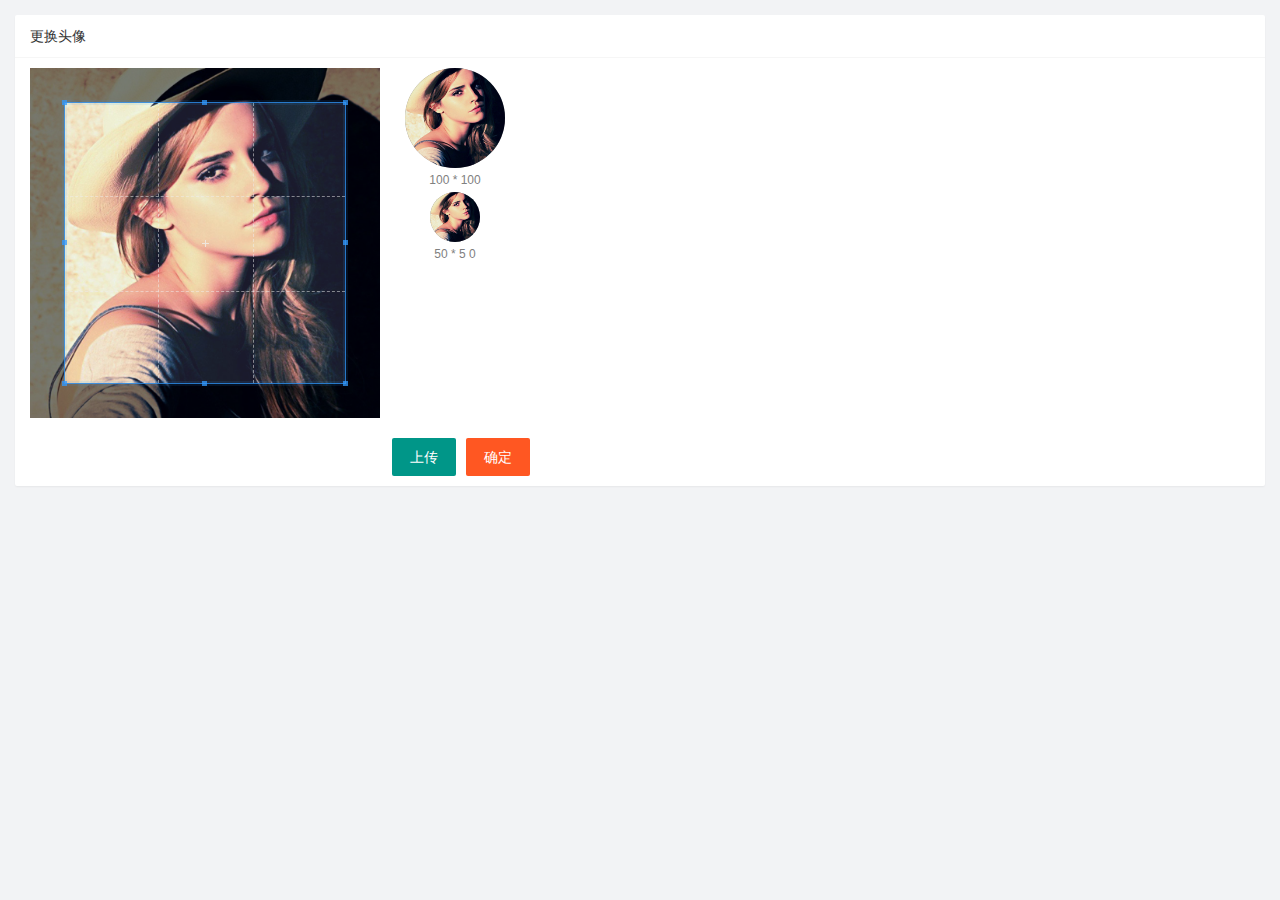
<file: code/user/user_avatar.html>
<!DOCTYPE html>
<html lang="en">
<head>
    <meta charset="UTF-8">
    <meta http-equiv="X-UA-Compatible" content="IE=edge">
    <meta name="viewport" content="width=device-width, initial-scale=1.0">
    <title>Document</title>
    <link rel="stylesheet" href="../assets/lib/layui/css/layui.css">
    <link rel="stylesheet" href="../assets/lib/cropper/cropper.css">
    <link rel="stylesheet" href="../assets/css/user/user_avatar.css">
</head>
<body>
    <!--卡片区域  -->
    <div class="layui-card">
        <div class="layui-card-header">更换头像</div>
        <div class="layui-card-body">
            <!-- 第一行的图片裁剪和预览区域 -->
            <div class="row1">
                <!-- 图片裁剪区域 -->
                <div class="cropper-box">
                    <!-- 这个img标签很重要，将来会把他初始化为裁剪区域 -->
                    <img id="image" src="../assets/images/sample.jpg"/>
                </div>

                <!-- 图片的预览区域 -->
                <div class="preview-box">
                    <div>
                        <!-- 宽高为100px的预览区域 -->
                        <div class="img-preview w100"></div>
                        <p class="size">100 * 100</p>
                    </div>

                    <div>
                        <!-- 宽高为50px的预览区域 -->
                        <div class="img-preview w50"></div>
                        <p class="size">50 * 5 0</p>
                    </div>
                </div>
            </div>
            
            <!-- 第二行的按钮区域 -->
            <div class="row2">
                <!-- 通过accept属性，可以指定，允许用户选择什么类型的文件 -->
                <input type="file" id="file" accept="image/png, image/jpeg, image/jpg"/>
                <button type="button" class="layui-btn" id="btnChooseImage">上传</button>
                <button type="button" class="layui-btn layui-btn-danger" id="btnUpload">确定</button>
            </div>
        </div>
    </div>
    <script src="../assets/lib/layui/layui.all.js"></script>
    <script src="../assets/lib/jquery.js"></script>
    <script src="../assets/lib/cropper/Cropper.js"></script>
    <script src="../assets/lib/cropper/jquery-cropper.js"></script>
    <script src="../assets/js/baseAPI.js"></script>
    <script src="../assets/js/user/user_avatar.js"></script>
</body>
</html>
</file>
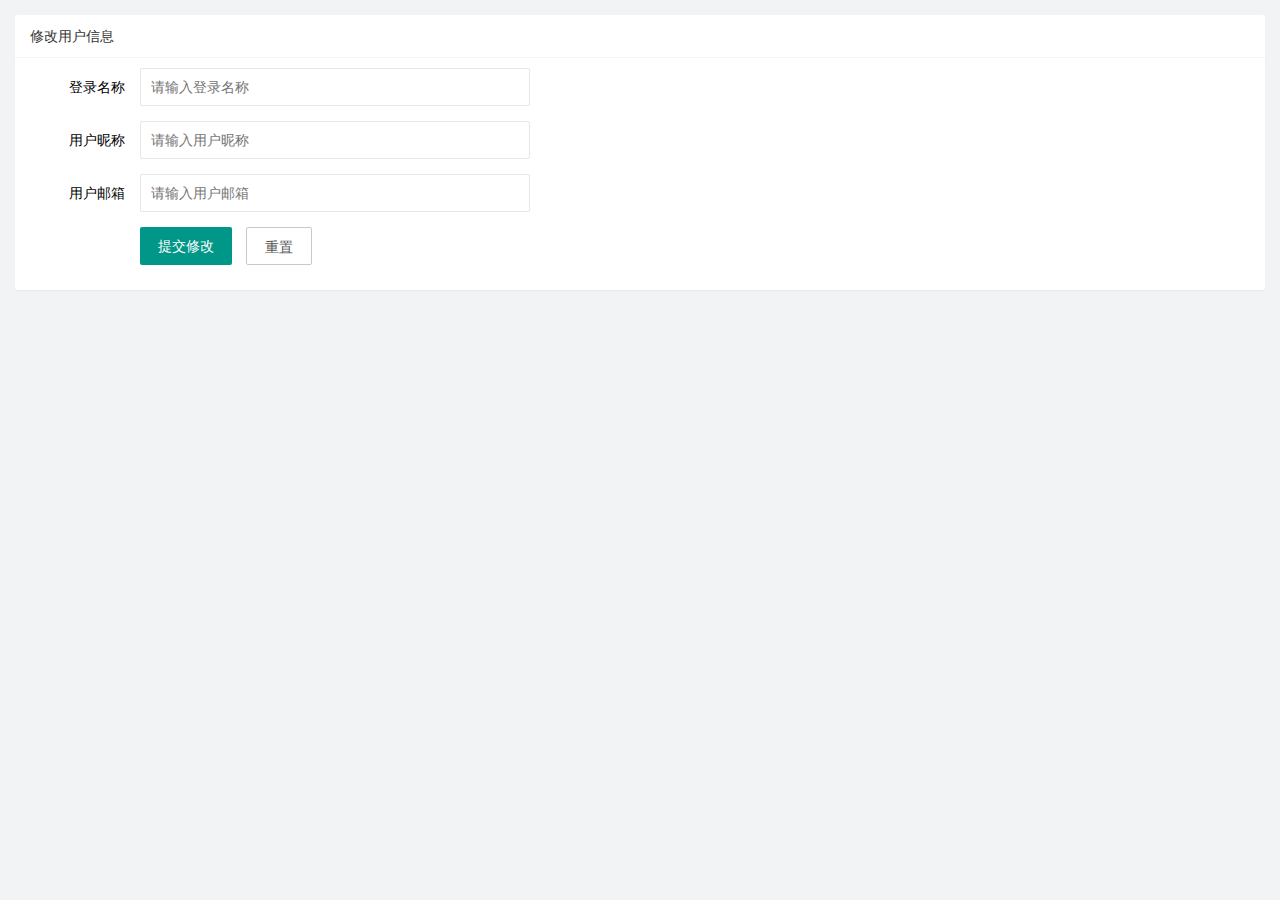
<file: code/user/user_info.html>
<!DOCTYPE html>
<html lang="en">
<head>
    <meta charset="UTF-8">
    <meta http-equiv="X-UA-Compatible" content="IE=edge">
    <meta name="viewport" content="width=device-width, initial-scale=1.0">
    <title>Document</title>
    <!-- 导入layui的样式 -->
    <link rel="stylesheet" href="../assets/lib/layui/css/layui.css"/>
    <!-- 导入自己的样式 -->
    <link rel="stylesheet" href="../assets/css/user/user_info.css"/>
</head>
<body>
    <!-- 卡片区域 -->
    <div class="layui-card">
        <div class="layui-card-header">修改用户信息</div>
        <div class="layui-card-body">
            <!-- form表单区域 -->
            <form  class="layui-form"  lay-filter="formUserInfo">
                <!-- 这是一个隐藏域 -->
                <input type="hidden" name="id" value=""/>
                <div class="layui-form-item">
                    <label class="layui-form-label">登录名称</label>
                    <div class="layui-input-block">
                        <input type="text" name="username" required lay-verify="required" placeholder="请输入登录名称" autocomplete="off" class="layui-input"  readonly/>
                    </div>
                </div>

                <div class="layui-form-item">
                    <label class="layui-form-label">用户昵称</label>
                    <div class="layui-input-block">
                        <input type="text" name="nickname" required lay-verify="required|nickname" placeholder="请输入用户昵称" autocomplete="off" class="layui-input"/>
                    </div>
                </div>

                <div class="layui-form-item">
                    <label class="layui-form-label">用户邮箱</label>
                    <div class="layui-input-block">
                        <input type="text" name="email" required lay-verify="required|email" placeholder="请输入用户邮箱" autocomplete="off" class="layui-input"/>
                    </div>
                </div>

                <div class="layui-form-item">
                    <div class="layui-input-block">
                        <button class="layui-btn" lay-submit lay-filter="formDemo">提交修改</button>
                        <button type="reset" class="layui-btn layui-btn-primary" id="btnReset">重置</button>
                    </div>
                </div>
            </form>
        </div>
    </div>
    <!-- 导入 layui 的 js -->
    <script src="../assets/lib/layui/layui.all.js"></script>
    <!-- 导入jQuery -->
    <script src="../assets/lib/jquery.js"></script>
    <!-- 导入 baseAPI -->
    <script src="../assets/js/baseAPI.js"></script>
    <!-- 导入自己的js -->
    <script src="..//assets/js/user/user_info.js"></script>
</body>
</html>
</file>
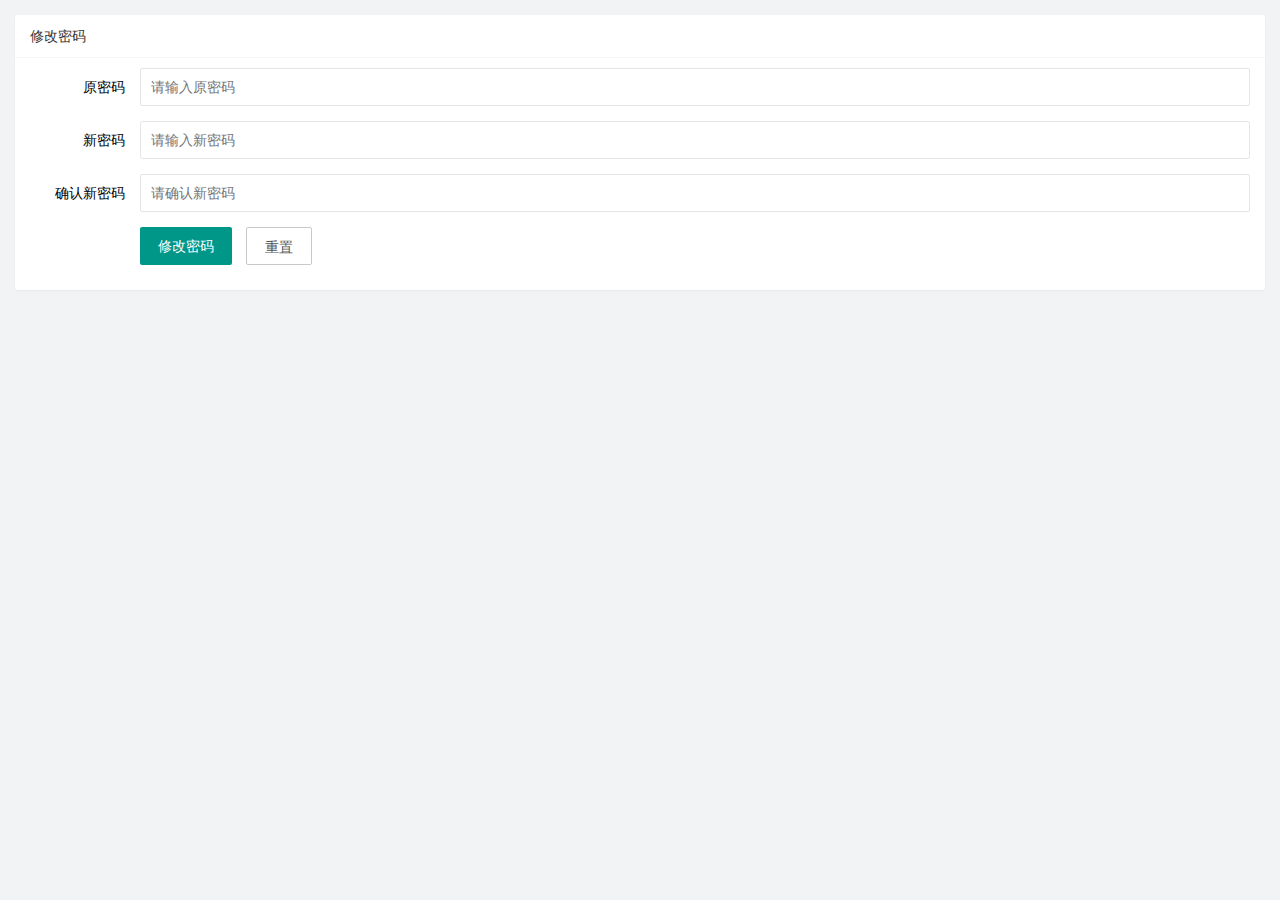
<file: code/user/user_pwd.html>
<!DOCTYPE html>
<html lang="en">
<head>
    <meta charset="UTF-8">
    <meta http-equiv="X-UA-Compatible" content="IE=edge">
    <meta name="viewport" content="width=device-width, initial-scale=1.0">
    <title>Document</title>
    <link rel="stylesheet" href="../assets/lib/layui/css/layui.css">
    <link rel="stylesheet" href="../assets/css/user/user_pwd.css">
</head>
<body>
   <!-- 卡片区域 -->
   <div class="layui-card">
    <div class="layui-card-header">修改密码</div>
        <div class="layui-card-body">
        <!-- form表单区域 -->
        <form  class="layui-form"  lay-filter="formUserInfo">
            <div class="layui-form-item">
                <label class="layui-form-label">原密码</label>
                <div class="layui-input-block">
                    <input type="password" name="oldPwd" required lay-verify="required|pwd" placeholder="请输入原密码" autocomplete="off" class="layui-input"/>
                </div>
            </div>

            <div class="layui-form-item">
                <label class="layui-form-label">新密码</label>
                <div class="layui-input-block">
                    <input type="password" name="newPwd" required lay-verify="required|pwd|samePwd" placeholder="请输入新密码" autocomplete="off" class="layui-input"/>
                </div>
            </div>

            <div class="layui-form-item">
                <label class="layui-form-label">确认新密码</label>
                <div class="layui-input-block">
                    <input type="password" name="rePwd" required lay-verify="required|pwd|rePwd" placeholder="请确认新密码" autocomplete="off" class="layui-input"/>
                </div>
            </div>

            <div class="layui-form-item">
                <div class="layui-input-block">
                    <button class="layui-btn" lay-submit lay-filter="formDemo">修改密码</button>
                    <button type="reset" class="layui-btn layui-btn-primary" id="btnReset">重置</button>
                </div>
            </div>
        </form>
         </div>
    </div>
    <!-- 导入layui 的js -->
    <script src="../assets/lib/layui/layui.all.js"></script>
    <!-- 导入jquery -->
    <script src="../assets/lib/jquery.js"></script>
    <!-- 导入baseAPI -->
    <script src="../assets/js/baseAPI.js"></script>
    <!-- 导入自己的js样式 -->
    <script src="../assets/js/user/user_pwd.js"></script>
</body>
</html>
</file>
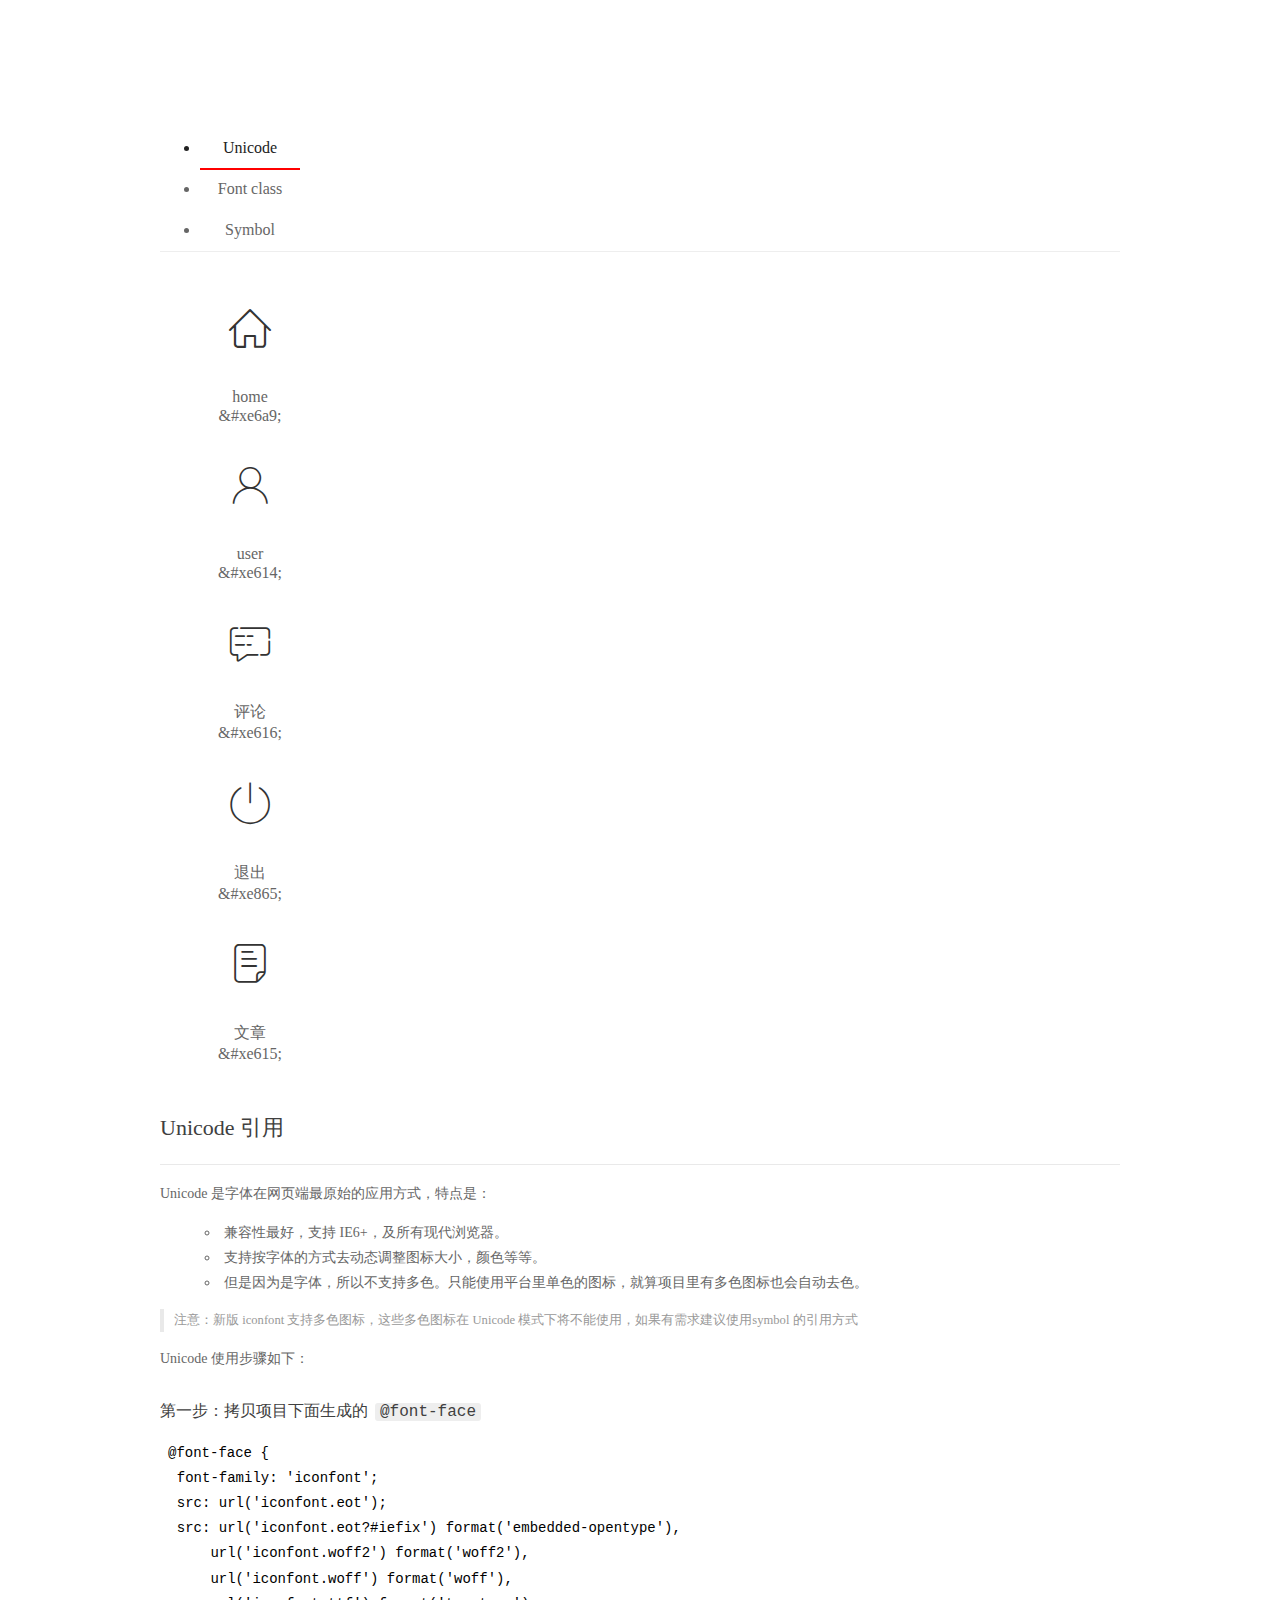
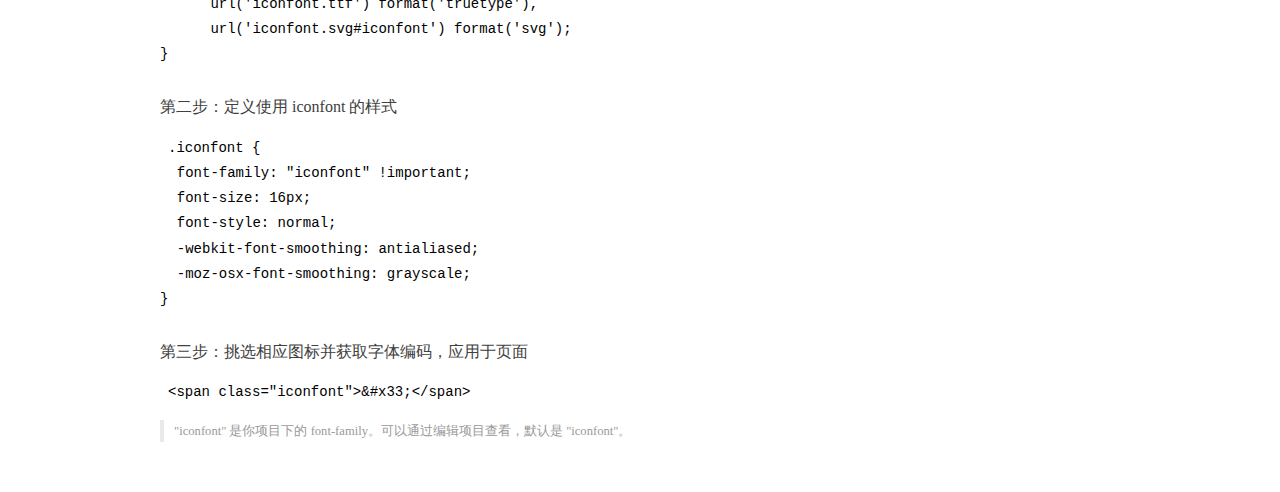
<file: code/assets/fonts/demo_index.html>
<!DOCTYPE html>
<html>
<head>
  <meta charset="utf-8"/>
  <title>IconFont Demo</title>
  <link rel="shortcut icon" href="https://gtms04.alicdn.com/tps/i4/TB1_oz6GVXXXXaFXpXXJDFnIXXX-64-64.ico" type="image/x-icon"/>
  <link rel="stylesheet" href="https://g.alicdn.com/thx/cube/1.3.2/cube.min.css">
  <link rel="stylesheet" href="demo.css">
  <link rel="stylesheet" href="iconfont.css">
  <script src="iconfont.js"></script>
  <!-- jQuery -->
  <script src="https://a1.alicdn.com/oss/uploads/2018/12/26/7bfddb60-08e8-11e9-9b04-53e73bb6408b.js"></script>
  <!-- 代码高亮 -->
  <script src="https://a1.alicdn.com/oss/uploads/2018/12/26/a3f714d0-08e6-11e9-8a15-ebf944d7534c.js"></script>
</head>
<body>
  <div class="main">
    <h1 class="logo"><a href="https://www.iconfont.cn/" title="iconfont 首页" target="_blank">&#xe86b;</a></h1>
    <div class="nav-tabs">
      <ul id="tabs" class="dib-box">
        <li class="dib active"><span>Unicode</span></li>
        <li class="dib"><span>Font class</span></li>
        <li class="dib"><span>Symbol</span></li>
      </ul>
      
    </div>
    <div class="tab-container">
      <div class="content unicode" style="display: block;">
          <ul class="icon_lists dib-box">
          
            <li class="dib">
              <span class="icon iconfont">&#xe6a9;</span>
                <div class="name">home</div>
                <div class="code-name">&amp;#xe6a9;</div>
              </li>
          
            <li class="dib">
              <span class="icon iconfont">&#xe614;</span>
                <div class="name">user</div>
                <div class="code-name">&amp;#xe614;</div>
              </li>
          
            <li class="dib">
              <span class="icon iconfont">&#xe616;</span>
                <div class="name">评论</div>
                <div class="code-name">&amp;#xe616;</div>
              </li>
          
            <li class="dib">
              <span class="icon iconfont">&#xe865;</span>
                <div class="name">退出</div>
                <div class="code-name">&amp;#xe865;</div>
              </li>
          
            <li class="dib">
              <span class="icon iconfont">&#xe615;</span>
                <div class="name">文章</div>
                <div class="code-name">&amp;#xe615;</div>
              </li>
          
          </ul>
          <div class="article markdown">
          <h2 id="unicode-">Unicode 引用</h2>
          <hr>

          <p>Unicode 是字体在网页端最原始的应用方式，特点是：</p>
          <ul>
            <li>兼容性最好，支持 IE6+，及所有现代浏览器。</li>
            <li>支持按字体的方式去动态调整图标大小，颜色等等。</li>
            <li>但是因为是字体，所以不支持多色。只能使用平台里单色的图标，就算项目里有多色图标也会自动去色。</li>
          </ul>
          <blockquote>
            <p>注意：新版 iconfont 支持多色图标，这些多色图标在 Unicode 模式下将不能使用，如果有需求建议使用symbol 的引用方式</p>
          </blockquote>
          <p>Unicode 使用步骤如下：</p>
          <h3 id="-font-face">第一步：拷贝项目下面生成的 <code>@font-face</code></h3>
<pre><code class="language-css"
>@font-face {
  font-family: 'iconfont';
  src: url('iconfont.eot');
  src: url('iconfont.eot?#iefix') format('embedded-opentype'),
      url('iconfont.woff2') format('woff2'),
      url('iconfont.woff') format('woff'),
      url('iconfont.ttf') format('truetype'),
      url('iconfont.svg#iconfont') format('svg');
}
</code></pre>
          <h3 id="-iconfont-">第二步：定义使用 iconfont 的样式</h3>
<pre><code class="language-css"
>.iconfont {
  font-family: "iconfont" !important;
  font-size: 16px;
  font-style: normal;
  -webkit-font-smoothing: antialiased;
  -moz-osx-font-smoothing: grayscale;
}
</code></pre>
          <h3 id="-">第三步：挑选相应图标并获取字体编码，应用于页面</h3>
<pre>
<code class="language-html"
>&lt;span class="iconfont"&gt;&amp;#x33;&lt;/span&gt;
</code></pre>
          <blockquote>
            <p>"iconfont" 是你项目下的 font-family。可以通过编辑项目查看，默认是 "iconfont"。</p>
          </blockquote>
          </div>
      </div>
      <div class="content font-class">
        <ul class="icon_lists dib-box">
          
          <li class="dib">
            <span class="icon iconfont icon-home"></span>
            <div class="name">
              home
            </div>
            <div class="code-name">.icon-home
            </div>
          </li>
          
          <li class="dib">
            <span class="icon iconfont icon-user"></span>
            <div class="name">
              user
            </div>
            <div class="code-name">.icon-user
            </div>
          </li>
          
          <li class="dib">
            <span class="icon iconfont icon-pinglun"></span>
            <div class="name">
              评论
            </div>
            <div class="code-name">.icon-pinglun
            </div>
          </li>
          
          <li class="dib">
            <span class="icon iconfont icon-tuichu"></span>
            <div class="name">
              退出
            </div>
            <div class="code-name">.icon-tuichu
            </div>
          </li>
          
          <li class="dib">
            <span class="icon iconfont icon-16"></span>
            <div class="name">
              文章
            </div>
            <div class="code-name">.icon-16
            </div>
          </li>
          
        </ul>
        <div class="article markdown">
        <h2 id="font-class-">font-class 引用</h2>
        <hr>

        <p>font-class 是 Unicode 使用方式的一种变种，主要是解决 Unicode 书写不直观，语意不明确的问题。</p>
        <p>与 Unicode 使用方式相比，具有如下特点：</p>
        <ul>
          <li>兼容性良好，支持 IE8+，及所有现代浏览器。</li>
          <li>相比于 Unicode 语意明确，书写更直观。可以很容易分辨这个 icon 是什么。</li>
          <li>因为使用 class 来定义图标，所以当要替换图标时，只需要修改 class 里面的 Unicode 引用。</li>
          <li>不过因为本质上还是使用的字体，所以多色图标还是不支持的。</li>
        </ul>
        <p>使用步骤如下：</p>
        <h3 id="-fontclass-">第一步：引入项目下面生成的 fontclass 代码：</h3>
<pre><code class="language-html">&lt;link rel="stylesheet" href="./iconfont.css"&gt;
</code></pre>
        <h3 id="-">第二步：挑选相应图标并获取类名，应用于页面：</h3>
<pre><code class="language-html">&lt;span class="iconfont icon-xxx"&gt;&lt;/span&gt;
</code></pre>
        <blockquote>
          <p>"
            iconfont" 是你项目下的 font-family。可以通过编辑项目查看，默认是 "iconfont"。</p>
        </blockquote>
      </div>
      </div>
      <div class="content symbol">
          <ul class="icon_lists dib-box">
          
            <li class="dib">
                <svg class="icon svg-icon" aria-hidden="true">
                  <use xlink:href="#icon-home"></use>
                </svg>
                <div class="name">home</div>
                <div class="code-name">#icon-home</div>
            </li>
          
            <li class="dib">
                <svg class="icon svg-icon" aria-hidden="true">
                  <use xlink:href="#icon-user"></use>
                </svg>
                <div class="name">user</div>
                <div class="code-name">#icon-user</div>
            </li>
          
            <li class="dib">
                <svg class="icon svg-icon" aria-hidden="true">
                  <use xlink:href="#icon-pinglun"></use>
                </svg>
                <div class="name">评论</div>
                <div class="code-name">#icon-pinglun</div>
            </li>
          
            <li class="dib">
                <svg class="icon svg-icon" aria-hidden="true">
                  <use xlink:href="#icon-tuichu"></use>
                </svg>
                <div class="name">退出</div>
                <div class="code-name">#icon-tuichu</div>
            </li>
          
            <li class="dib">
                <svg class="icon svg-icon" aria-hidden="true">
                  <use xlink:href="#icon-16"></use>
                </svg>
                <div class="name">文章</div>
                <div class="code-name">#icon-16</div>
            </li>
          
          </ul>
          <div class="article markdown">
          <h2 id="symbol-">Symbol 引用</h2>
          <hr>

          <p>这是一种全新的使用方式，应该说这才是未来的主流，也是平台目前推荐的用法。相关介绍可以参考这篇<a href="">文章</a>
            这种用法其实是做了一个 SVG 的集合，与另外两种相比具有如下特点：</p>
          <ul>
            <li>支持多色图标了，不再受单色限制。</li>
            <li>通过一些技巧，支持像字体那样，通过 <code>font-size</code>, <code>color</code> 来调整样式。</li>
            <li>兼容性较差，支持 IE9+，及现代浏览器。</li>
            <li>浏览器渲染 SVG 的性能一般，还不如 png。</li>
          </ul>
          <p>使用步骤如下：</p>
          <h3 id="-symbol-">第一步：引入项目下面生成的 symbol 代码：</h3>
<pre><code class="language-html">&lt;script src="./iconfont.js"&gt;&lt;/script&gt;
</code></pre>
          <h3 id="-css-">第二步：加入通用 CSS 代码（引入一次就行）：</h3>
<pre><code class="language-html">&lt;style&gt;
.icon {
  width: 1em;
  height: 1em;
  vertical-align: -0.15em;
  fill: currentColor;
  overflow: hidden;
}
&lt;/style&gt;
</code></pre>
          <h3 id="-">第三步：挑选相应图标并获取类名，应用于页面：</h3>
<pre><code class="language-html">&lt;svg class="icon" aria-hidden="true"&gt;
  &lt;use xlink:href="#icon-xxx"&gt;&lt;/use&gt;
&lt;/svg&gt;
</code></pre>
          </div>
      </div>

    </div>
  </div>
  <script>
  $(document).ready(function () {
      $('.tab-container .content:first').show()

      $('#tabs li').click(function (e) {
        var tabContent = $('.tab-container .content')
        var index = $(this).index()

        if ($(this).hasClass('active')) {
          return
        } else {
          $('#tabs li').removeClass('active')
          $(this).addClass('active')

          tabContent.hide().eq(index).fadeIn()
        }
      })
    })
  </script>
</body>
</html>
</file>
<file: code/assets/lib/layui/css/layui.css>
/** layui-v2.5.5 MIT License By https://www.layui.com */
 .layui-inline,img{display:inline-block;vertical-align:middle}h1,h2,h3,h4,h5,h6{font-weight:400}.layui-edge,.layui-header,.layui-inline,.layui-main{position:relative}.layui-body,.layui-edge,.layui-elip{overflow:hidden}.layui-btn,.layui-edge,.layui-inline,img{vertical-align:middle}.layui-btn,.layui-disabled,.layui-icon,.layui-unselect{-moz-user-select:none;-webkit-user-select:none;-ms-user-select:none}.layui-elip,.layui-form-checkbox span,.layui-form-pane .layui-form-label{text-overflow:ellipsis;white-space:nowrap}.layui-breadcrumb,.layui-tree-btnGroup{visibility:hidden}blockquote,body,button,dd,div,dl,dt,form,h1,h2,h3,h4,h5,h6,input,li,ol,p,pre,td,textarea,th,ul{margin:0;padding:0;-webkit-tap-highlight-color:rgba(0,0,0,0)}a:active,a:hover{outline:0}img{border:none}li{list-style:none}table{border-collapse:collapse;border-spacing:0}h4,h5,h6{font-size:100%}button,input,optgroup,option,select,textarea{font-family:inherit;font-size:inherit;font-style:inherit;font-weight:inherit;outline:0}pre{white-space:pre-wrap;white-space:-moz-pre-wrap;white-space:-pre-wrap;white-space:-o-pre-wrap;word-wrap:break-word}body{line-height:24px;font:14px Helvetica Neue,Helvetica,PingFang SC,Tahoma,Arial,sans-serif}hr{height:1px;margin:10px 0;border:0;clear:both}a{color:#333;text-decoration:none}a:hover{color:#777}a cite{font-style:normal;*cursor:pointer}.layui-border-box,.layui-border-box *{box-sizing:border-box}.layui-box,.layui-box *{box-sizing:content-box}.layui-clear{clear:both;*zoom:1}.layui-clear:after{content:'\20';clear:both;*zoom:1;display:block;height:0}.layui-inline{*display:inline;*zoom:1}.layui-edge{display:inline-block;width:0;height:0;border-width:6px;border-style:dashed;border-color:transparent}.layui-edge-top{top:-4px;border-bottom-color:#999;border-bottom-style:solid}.layui-edge-right{border-left-color:#999;border-left-style:solid}.layui-edge-bottom{top:2px;border-top-color:#999;border-top-style:solid}.layui-edge-left{border-right-color:#999;border-right-style:solid}.layui-disabled,.layui-disabled:hover{color:#d2d2d2!important;cursor:not-allowed!important}.layui-circle{border-radius:100%}.layui-show{display:block!important}.layui-hide{display:none!important}@font-face{font-family:layui-icon;src:url(../font/iconfont.eot?v=250);src:url(../font/iconfont.eot?v=250#iefix) format('embedded-opentype'),url(../font/iconfont.woff2?v=250) format('woff2'),url(../font/iconfont.woff?v=250) format('woff'),url(../font/iconfont.ttf?v=250) format('truetype'),url(../font/iconfont.svg?v=250#layui-icon) format('svg')}.layui-icon{font-family:layui-icon!important;font-size:16px;font-style:normal;-webkit-font-smoothing:antialiased;-moz-osx-font-smoothing:grayscale}.layui-icon-reply-fill:before{content:"\e611"}.layui-icon-set-fill:before{content:"\e614"}.layui-icon-menu-fill:before{content:"\e60f"}.layui-icon-search:before{content:"\e615"}.layui-icon-share:before{content:"\e641"}.layui-icon-set-sm:before{content:"\e620"}.layui-icon-engine:before{content:"\e628"}.layui-icon-close:before{content:"\1006"}.layui-icon-close-fill:before{content:"\1007"}.layui-icon-chart-screen:before{content:"\e629"}.layui-icon-star:before{content:"\e600"}.layui-icon-circle-dot:before{content:"\e617"}.layui-icon-chat:before{content:"\e606"}.layui-icon-release:before{content:"\e609"}.layui-icon-list:before{content:"\e60a"}.layui-icon-chart:before{content:"\e62c"}.layui-icon-ok-circle:before{content:"\1005"}.layui-icon-layim-theme:before{content:"\e61b"}.layui-icon-table:before{content:"\e62d"}.layui-icon-right:before{content:"\e602"}.layui-icon-left:before{content:"\e603"}.layui-icon-cart-simple:before{content:"\e698"}.layui-icon-face-cry:before{content:"\e69c"}.layui-icon-face-smile:before{content:"\e6af"}.layui-icon-survey:before{content:"\e6b2"}.layui-icon-tree:before{content:"\e62e"}.layui-icon-upload-circle:before{content:"\e62f"}.layui-icon-add-circle:before{content:"\e61f"}.layui-icon-download-circle:before{content:"\e601"}.layui-icon-templeate-1:before{content:"\e630"}.layui-icon-util:before{content:"\e631"}.layui-icon-face-surprised:before{content:"\e664"}.layui-icon-edit:before{content:"\e642"}.layui-icon-speaker:before{content:"\e645"}.layui-icon-down:before{content:"\e61a"}.layui-icon-file:before{content:"\e621"}.layui-icon-layouts:before{content:"\e632"}.layui-icon-rate-half:before{content:"\e6c9"}.layui-icon-add-circle-fine:before{content:"\e608"}.layui-icon-prev-circle:before{content:"\e633"}.layui-icon-read:before{content:"\e705"}.layui-icon-404:before{content:"\e61c"}.layui-icon-carousel:before{content:"\e634"}.layui-icon-help:before{content:"\e607"}.layui-icon-code-circle:before{content:"\e635"}.layui-icon-water:before{content:"\e636"}.layui-icon-username:before{content:"\e66f"}.layui-icon-find-fill:before{content:"\e670"}.layui-icon-about:before{content:"\e60b"}.layui-icon-location:before{content:"\e715"}.layui-icon-up:before{content:"\e619"}.layui-icon-pause:before{content:"\e651"}.layui-icon-date:before{content:"\e637"}.layui-icon-layim-uploadfile:before{content:"\e61d"}.layui-icon-delete:before{content:"\e640"}.layui-icon-play:before{content:"\e652"}.layui-icon-top:before{content:"\e604"}.layui-icon-friends:before{content:"\e612"}.layui-icon-refresh-3:before{content:"\e9aa"}.layui-icon-ok:before{content:"\e605"}.layui-icon-layer:before{content:"\e638"}.layui-icon-face-smile-fine:before{content:"\e60c"}.layui-icon-dollar:before{content:"\e659"}.layui-icon-group:before{content:"\e613"}.layui-icon-layim-download:before{content:"\e61e"}.layui-icon-picture-fine:before{content:"\e60d"}.layui-icon-link:before{content:"\e64c"}.layui-icon-diamond:before{content:"\e735"}.layui-icon-log:before{content:"\e60e"}.layui-icon-rate-solid:before{content:"\e67a"}.layui-icon-fonts-del:before{content:"\e64f"}.layui-icon-unlink:before{content:"\e64d"}.layui-icon-fonts-clear:before{content:"\e639"}.layui-icon-triangle-r:before{content:"\e623"}.layui-icon-circle:before{content:"\e63f"}.layui-icon-radio:before{content:"\e643"}.layui-icon-align-center:before{content:"\e647"}.layui-icon-align-right:before{content:"\e648"}.layui-icon-align-left:before{content:"\e649"}.layui-icon-loading-1:before{content:"\e63e"}.layui-icon-return:before{content:"\e65c"}.layui-icon-fonts-strong:before{content:"\e62b"}.layui-icon-upload:before{content:"\e67c"}.layui-icon-dialogue:before{content:"\e63a"}.layui-icon-video:before{content:"\e6ed"}.layui-icon-headset:before{content:"\e6fc"}.layui-icon-cellphone-fine:before{content:"\e63b"}.layui-icon-add-1:before{content:"\e654"}.layui-icon-face-smile-b:before{content:"\e650"}.layui-icon-fonts-html:before{content:"\e64b"}.layui-icon-form:before{content:"\e63c"}.layui-icon-cart:before{content:"\e657"}.layui-icon-camera-fill:before{content:"\e65d"}.layui-icon-tabs:before{content:"\e62a"}.layui-icon-fonts-code:before{content:"\e64e"}.layui-icon-fire:before{content:"\e756"}.layui-icon-set:before{content:"\e716"}.layui-icon-fonts-u:before{content:"\e646"}.layui-icon-triangle-d:before{content:"\e625"}.layui-icon-tips:before{content:"\e702"}.layui-icon-picture:before{content:"\e64a"}.layui-icon-more-vertical:before{content:"\e671"}.layui-icon-flag:before{content:"\e66c"}.layui-icon-loading:before{content:"\e63d"}.layui-icon-fonts-i:before{content:"\e644"}.layui-icon-refresh-1:before{content:"\e666"}.layui-icon-rmb:before{content:"\e65e"}.layui-icon-home:before{content:"\e68e"}.layui-icon-user:before{content:"\e770"}.layui-icon-notice:before{content:"\e667"}.layui-icon-login-weibo:before{content:"\e675"}.layui-icon-voice:before{content:"\e688"}.layui-icon-upload-drag:before{content:"\e681"}.layui-icon-login-qq:before{content:"\e676"}.layui-icon-snowflake:before{content:"\e6b1"}.layui-icon-file-b:before{content:"\e655"}.layui-icon-template:before{content:"\e663"}.layui-icon-auz:before{content:"\e672"}.layui-icon-console:before{content:"\e665"}.layui-icon-app:before{content:"\e653"}.layui-icon-prev:before{content:"\e65a"}.layui-icon-website:before{content:"\e7ae"}.layui-icon-next:before{content:"\e65b"}.layui-icon-component:before{content:"\e857"}.layui-icon-more:before{content:"\e65f"}.layui-icon-login-wechat:before{content:"\e677"}.layui-icon-shrink-right:before{content:"\e668"}.layui-icon-spread-left:before{content:"\e66b"}.layui-icon-camera:before{content:"\e660"}.layui-icon-note:before{content:"\e66e"}.layui-icon-refresh:before{content:"\e669"}.layui-icon-female:before{content:"\e661"}.layui-icon-male:before{content:"\e662"}.layui-icon-password:before{content:"\e673"}.layui-icon-senior:before{content:"\e674"}.layui-icon-theme:before{content:"\e66a"}.layui-icon-tread:before{content:"\e6c5"}.layui-icon-praise:before{content:"\e6c6"}.layui-icon-star-fill:before{content:"\e658"}.layui-icon-rate:before{content:"\e67b"}.layui-icon-template-1:before{content:"\e656"}.layui-icon-vercode:before{content:"\e679"}.layui-icon-cellphone:before{content:"\e678"}.layui-icon-screen-full:before{content:"\e622"}.layui-icon-screen-restore:before{content:"\e758"}.layui-icon-cols:before{content:"\e610"}.layui-icon-export:before{content:"\e67d"}.layui-icon-print:before{content:"\e66d"}.layui-icon-slider:before{content:"\e714"}.layui-icon-addition:before{content:"\e624"}.layui-icon-subtraction:before{content:"\e67e"}.layui-icon-service:before{content:"\e626"}.layui-icon-transfer:before{content:"\e691"}.layui-main{width:1140px;margin:0 auto}.layui-header{z-index:1000;height:60px}.layui-header a:hover{transition:all .5s;-webkit-transition:all .5s}.layui-side{position:fixed;left:0;top:0;bottom:0;z-index:999;width:200px;overflow-x:hidden}.layui-side-scroll{position:relative;width:220px;height:100%;overflow-x:hidden}.layui-body{position:absolute;left:200px;right:0;top:0;bottom:0;z-index:998;width:auto;overflow-y:auto;box-sizing:border-box}.layui-layout-body{overflow:hidden}.layui-layout-admin .layui-header{background-color:#23262E}.layui-layout-admin .layui-side{top:60px;width:200px;overflow-x:hidden}.layui-layout-admin .layui-body{position:fixed;top:60px;bottom:44px}.layui-layout-admin .layui-main{width:auto;margin:0 15px}.layui-layout-admin .layui-footer{position:fixed;left:200px;right:0;bottom:0;height:44px;line-height:44px;padding:0 15px;background-color:#eee}.layui-layout-admin .layui-logo{position:absolute;left:0;top:0;width:200px;height:100%;line-height:60px;text-align:center;color:#009688;font-size:16px}.layui-layout-admin .layui-header .layui-nav{background:0 0}.layui-layout-left{position:absolute!important;left:200px;top:0}.layui-layout-right{position:absolute!important;right:0;top:0}.layui-container{position:relative;margin:0 auto;padding:0 15px;box-sizing:border-box}.layui-fluid{position:relative;margin:0 auto;padding:0 15px}.layui-row:after,.layui-row:before{content:'';display:block;clear:both}.layui-col-lg1,.layui-col-lg10,.layui-col-lg11,.layui-col-lg12,.layui-col-lg2,.layui-col-lg3,.layui-col-lg4,.layui-col-lg5,.layui-col-lg6,.layui-col-lg7,.layui-col-lg8,.layui-col-lg9,.layui-col-md1,.layui-col-md10,.layui-col-md11,.layui-col-md12,.layui-col-md2,.layui-col-md3,.layui-col-md4,.layui-col-md5,.layui-col-md6,.layui-col-md7,.layui-col-md8,.layui-col-md9,.layui-col-sm1,.layui-col-sm10,.layui-col-sm11,.layui-col-sm12,.layui-col-sm2,.layui-col-sm3,.layui-col-sm4,.layui-col-sm5,.layui-col-sm6,.layui-col-sm7,.layui-col-sm8,.layui-col-sm9,.layui-col-xs1,.layui-col-xs10,.layui-col-xs11,.layui-col-xs12,.layui-col-xs2,.layui-col-xs3,.layui-col-xs4,.layui-col-xs5,.layui-col-xs6,.layui-col-xs7,.layui-col-xs8,.layui-col-xs9{position:relative;display:block;box-sizing:border-box}.layui-col-xs1,.layui-col-xs10,.layui-col-xs11,.layui-col-xs12,.layui-col-xs2,.layui-col-xs3,.layui-col-xs4,.layui-col-xs5,.layui-col-xs6,.layui-col-xs7,.layui-col-xs8,.layui-col-xs9{float:left}.layui-col-xs1{width:8.33333333%}.layui-col-xs2{width:16.66666667%}.layui-col-xs3{width:25%}.layui-col-xs4{width:33.33333333%}.layui-col-xs5{width:41.66666667%}.layui-col-xs6{width:50%}.layui-col-xs7{width:58.33333333%}.layui-col-xs8{width:66.66666667%}.layui-col-xs9{width:75%}.layui-col-xs10{width:83.33333333%}.layui-col-xs11{width:91.66666667%}.layui-col-xs12{width:100%}.layui-col-xs-offset1{margin-left:8.33333333%}.layui-col-xs-offset2{margin-left:16.66666667%}.layui-col-xs-offset3{margin-left:25%}.layui-col-xs-offset4{margin-left:33.33333333%}.layui-col-xs-offset5{margin-left:41.66666667%}.layui-col-xs-offset6{margin-left:50%}.layui-col-xs-offset7{margin-left:58.33333333%}.layui-col-xs-offset8{margin-left:66.66666667%}.layui-col-xs-offset9{margin-left:75%}.layui-col-xs-offset10{margin-left:83.33333333%}.layui-col-xs-offset11{margin-left:91.66666667%}.layui-col-xs-offset12{margin-left:100%}@media screen and (max-width:768px){.layui-hide-xs{display:none!important}.layui-show-xs-block{display:block!important}.layui-show-xs-inline{display:inline!important}.layui-show-xs-inline-block{display:inline-block!important}}@media screen and (min-width:768px){.layui-container{width:750px}.layui-hide-sm{display:none!important}.layui-show-sm-block{display:block!important}.layui-show-sm-inline{display:inline!important}.layui-show-sm-inline-block{display:inline-block!important}.layui-col-sm1,.layui-col-sm10,.layui-col-sm11,.layui-col-sm12,.layui-col-sm2,.layui-col-sm3,.layui-col-sm4,.layui-col-sm5,.layui-col-sm6,.layui-col-sm7,.layui-col-sm8,.layui-col-sm9{float:left}.layui-col-sm1{width:8.33333333%}.layui-col-sm2{width:16.66666667%}.layui-col-sm3{width:25%}.layui-col-sm4{width:33.33333333%}.layui-col-sm5{width:41.66666667%}.layui-col-sm6{width:50%}.layui-col-sm7{width:58.33333333%}.layui-col-sm8{width:66.66666667%}.layui-col-sm9{width:75%}.layui-col-sm10{width:83.33333333%}.layui-col-sm11{width:91.66666667%}.layui-col-sm12{width:100%}.layui-col-sm-offset1{margin-left:8.33333333%}.layui-col-sm-offset2{margin-left:16.66666667%}.layui-col-sm-offset3{margin-left:25%}.layui-col-sm-offset4{margin-left:33.33333333%}.layui-col-sm-offset5{margin-left:41.66666667%}.layui-col-sm-offset6{margin-left:50%}.layui-col-sm-offset7{margin-left:58.33333333%}.layui-col-sm-offset8{margin-left:66.66666667%}.layui-col-sm-offset9{margin-left:75%}.layui-col-sm-offset10{margin-left:83.33333333%}.layui-col-sm-offset11{margin-left:91.66666667%}.layui-col-sm-offset12{margin-left:100%}}@media screen and (min-width:992px){.layui-container{width:970px}.layui-hide-md{display:none!important}.layui-show-md-block{display:block!important}.layui-show-md-inline{display:inline!important}.layui-show-md-inline-block{display:inline-block!important}.layui-col-md1,.layui-col-md10,.layui-col-md11,.layui-col-md12,.layui-col-md2,.layui-col-md3,.layui-col-md4,.layui-col-md5,.layui-col-md6,.layui-col-md7,.layui-col-md8,.layui-col-md9{float:left}.layui-col-md1{width:8.33333333%}.layui-col-md2{width:16.66666667%}.layui-col-md3{width:25%}.layui-col-md4{width:33.33333333%}.layui-col-md5{width:41.66666667%}.layui-col-md6{width:50%}.layui-col-md7{width:58.33333333%}.layui-col-md8{width:66.66666667%}.layui-col-md9{width:75%}.layui-col-md10{width:83.33333333%}.layui-col-md11{width:91.66666667%}.layui-col-md12{width:100%}.layui-col-md-offset1{margin-left:8.33333333%}.layui-col-md-offset2{margin-left:16.66666667%}.layui-col-md-offset3{margin-left:25%}.layui-col-md-offset4{margin-left:33.33333333%}.layui-col-md-offset5{margin-left:41.66666667%}.layui-col-md-offset6{margin-left:50%}.layui-col-md-offset7{margin-left:58.33333333%}.layui-col-md-offset8{margin-left:66.66666667%}.layui-col-md-offset9{margin-left:75%}.layui-col-md-offset10{margin-left:83.33333333%}.layui-col-md-offset11{margin-left:91.66666667%}.layui-col-md-offset12{margin-left:100%}}@media screen and (min-width:1200px){.layui-container{width:1170px}.layui-hide-lg{display:none!important}.layui-show-lg-block{display:block!important}.layui-show-lg-inline{display:inline!important}.layui-show-lg-inline-block{display:inline-block!important}.layui-col-lg1,.layui-col-lg10,.layui-col-lg11,.layui-col-lg12,.layui-col-lg2,.layui-col-lg3,.layui-col-lg4,.layui-col-lg5,.layui-col-lg6,.layui-col-lg7,.layui-col-lg8,.layui-col-lg9{float:left}.layui-col-lg1{width:8.33333333%}.layui-col-lg2{width:16.66666667%}.layui-col-lg3{width:25%}.layui-col-lg4{width:33.33333333%}.layui-col-lg5{width:41.66666667%}.layui-col-lg6{width:50%}.layui-col-lg7{width:58.33333333%}.layui-col-lg8{width:66.66666667%}.layui-col-lg9{width:75%}.layui-col-lg10{width:83.33333333%}.layui-col-lg11{width:91.66666667%}.layui-col-lg12{width:100%}.layui-col-lg-offset1{margin-left:8.33333333%}.layui-col-lg-offset2{margin-left:16.66666667%}.layui-col-lg-offset3{margin-left:25%}.layui-col-lg-offset4{margin-left:33.33333333%}.layui-col-lg-offset5{margin-left:41.66666667%}.layui-col-lg-offset6{margin-left:50%}.layui-col-lg-offset7{margin-left:58.33333333%}.layui-col-lg-offset8{margin-left:66.66666667%}.layui-col-lg-offset9{margin-left:75%}.layui-col-lg-offset10{margin-left:83.33333333%}.layui-col-lg-offset11{margin-left:91.66666667%}.layui-col-lg-offset12{margin-left:100%}}.layui-col-space1{margin:-.5px}.layui-col-space1>*{padding:.5px}.layui-col-space3{margin:-1.5px}.layui-col-space3>*{padding:1.5px}.layui-col-space5{margin:-2.5px}.layui-col-space5>*{padding:2.5px}.layui-col-space8{margin:-3.5px}.layui-col-space8>*{padding:3.5px}.layui-col-space10{margin:-5px}.layui-col-space10>*{padding:5px}.layui-col-space12{margin:-6px}.layui-col-space12>*{padding:6px}.layui-col-space15{margin:-7.5px}.layui-col-space15>*{padding:7.5px}.layui-col-space18{margin:-9px}.layui-col-space18>*{padding:9px}.layui-col-space20{margin:-10px}.layui-col-space20>*{padding:10px}.layui-col-space22{margin:-11px}.layui-col-space22>*{padding:11px}.layui-col-space25{margin:-12.5px}.layui-col-space25>*{padding:12.5px}.layui-col-space30{margin:-15px}.layui-col-space30>*{padding:15px}.layui-btn,.layui-input,.layui-select,.layui-textarea,.layui-upload-button{outline:0;-webkit-appearance:none;transition:all .3s;-webkit-transition:all .3s;box-sizing:border-box}.layui-elem-quote{margin-bottom:10px;padding:15px;line-height:22px;border-left:5px solid #009688;border-radius:0 2px 2px 0;background-color:#f2f2f2}.layui-quote-nm{border-style:solid;border-width:1px 1px 1px 5px;background:0 0}.layui-elem-field{margin-bottom:10px;padding:0;border-width:1px;border-style:solid}.layui-elem-field legend{margin-left:20px;padding:0 10px;font-size:20px;font-weight:300}.layui-field-title{margin:10px 0 20px;border-width:1px 0 0}.layui-field-box{padding:10px 15px}.layui-field-title .layui-field-box{padding:10px 0}.layui-progress{position:relative;height:6px;border-radius:20px;background-color:#e2e2e2}.layui-progress-bar{position:absolute;left:0;top:0;width:0;max-width:100%;height:6px;border-radius:20px;text-align:right;background-color:#5FB878;transition:all .3s;-webkit-transition:all .3s}.layui-progress-big,.layui-progress-big .layui-progress-bar{height:18px;line-height:18px}.layui-progress-text{position:relative;top:-20px;line-height:18px;font-size:12px;color:#666}.layui-progress-big .layui-progress-text{position:static;padding:0 10px;color:#fff}.layui-collapse{border-width:1px;border-style:solid;border-radius:2px}.layui-colla-content,.layui-colla-item{border-top-width:1px;border-top-style:solid}.layui-colla-item:first-child{border-top:none}.layui-colla-title{position:relative;height:42px;line-height:42px;padding:0 15px 0 35px;color:#333;background-color:#f2f2f2;cursor:pointer;font-size:14px;overflow:hidden}.layui-colla-content{display:none;padding:10px 15px;line-height:22px;color:#666}.layui-colla-icon{position:absolute;left:15px;top:0;font-size:14px}.layui-card{margin-bottom:15px;border-radius:2px;background-color:#fff;box-shadow:0 1px 2px 0 rgba(0,0,0,.05)}.layui-card:last-child{margin-bottom:0}.layui-card-header{position:relative;height:42px;line-height:42px;padding:0 15px;border-bottom:1px solid #f6f6f6;color:#333;border-radius:2px 2px 0 0;font-size:14px}.layui-bg-black,.layui-bg-blue,.layui-bg-cyan,.layui-bg-green,.layui-bg-orange,.layui-bg-red{color:#fff!important}.layui-card-body{position:relative;padding:10px 15px;line-height:24px}.layui-card-body[pad15]{padding:15px}.layui-card-body[pad20]{padding:20px}.layui-card-body .layui-table{margin:5px 0}.layui-card .layui-tab{margin:0}.layui-panel-window{position:relative;padding:15px;border-radius:0;border-top:5px solid #E6E6E6;background-color:#fff}.layui-auxiliar-moving{position:fixed;left:0;right:0;top:0;bottom:0;width:100%;height:100%;background:0 0;z-index:9999999999}.layui-form-label,.layui-form-mid,.layui-form-select,.layui-input-block,.layui-input-inline,.layui-textarea{position:relative}.layui-bg-red{background-color:#FF5722!important}.layui-bg-orange{background-color:#FFB800!important}.layui-bg-green{background-color:#009688!important}.layui-bg-cyan{background-color:#2F4056!important}.layui-bg-blue{background-color:#1E9FFF!important}.layui-bg-black{background-color:#393D49!important}.layui-bg-gray{background-color:#eee!important;color:#666!important}.layui-badge-rim,.layui-colla-content,.layui-colla-item,.layui-collapse,.layui-elem-field,.layui-form-pane .layui-form-item[pane],.layui-form-pane .layui-form-label,.layui-input,.layui-layedit,.layui-layedit-tool,.layui-quote-nm,.layui-select,.layui-tab-bar,.layui-tab-card,.layui-tab-title,.layui-tab-title .layui-this:after,.layui-textarea{border-color:#e6e6e6}.layui-timeline-item:before,hr{background-color:#e6e6e6}.layui-text{line-height:22px;font-size:14px;color:#666}.layui-text h1,.layui-text h2,.layui-text h3{font-weight:500;color:#333}.layui-text h1{font-size:30px}.layui-text h2{font-size:24px}.layui-text h3{font-size:18px}.layui-text a:not(.layui-btn){color:#01AAED}.layui-text a:not(.layui-btn):hover{text-decoration:underline}.layui-text ul{padding:5px 0 5px 15px}.layui-text ul li{margin-top:5px;list-style-type:disc}.layui-text em,.layui-word-aux{color:#999!important;padding:0 5px!important}.layui-btn{display:inline-block;height:38px;line-height:38px;padding:0 18px;background-color:#009688;color:#fff;white-space:nowrap;text-align:center;font-size:14px;border:none;border-radius:2px;cursor:pointer}.layui-btn:hover{opacity:.8;filter:alpha(opacity=80);color:#fff}.layui-btn:active{opacity:1;filter:alpha(opacity=100)}.layui-btn+.layui-btn{margin-left:10px}.layui-btn-container{font-size:0}.layui-btn-container .layui-btn{margin-right:10px;margin-bottom:10px}.layui-btn-container .layui-btn+.layui-btn{margin-left:0}.layui-table .layui-btn-container .layui-btn{margin-bottom:9px}.layui-btn-radius{border-radius:100px}.layui-btn .layui-icon{margin-right:3px;font-size:18px;vertical-align:bottom;vertical-align:middle\9}.layui-btn-primary{border:1px solid #C9C9C9;background-color:#fff;color:#555}.layui-btn-primary:hover{border-color:#009688;color:#333}.layui-btn-normal{background-color:#1E9FFF}.layui-btn-warm{background-color:#FFB800}.layui-btn-danger{background-color:#FF5722}.layui-btn-checked{background-color:#5FB878}.layui-btn-disabled,.layui-btn-disabled:active,.layui-btn-disabled:hover{border:1px solid #e6e6e6;background-color:#FBFBFB;color:#C9C9C9;cursor:not-allowed;opacity:1}.layui-btn-lg{height:44px;line-height:44px;padding:0 25px;font-size:16px}.layui-btn-sm{height:30px;line-height:30px;padding:0 10px;font-size:12px}.layui-btn-sm i{font-size:16px!important}.layui-btn-xs{height:22px;line-height:22px;padding:0 5px;font-size:12px}.layui-btn-xs i{font-size:14px!important}.layui-btn-group{display:inline-block;vertical-align:middle;font-size:0}.layui-btn-group .layui-btn{margin-left:0!important;margin-right:0!important;border-left:1px solid rgba(255,255,255,.5);border-radius:0}.layui-btn-group .layui-btn-primary{border-left:none}.layui-btn-group .layui-btn-primary:hover{border-color:#C9C9C9;color:#009688}.layui-btn-group .layui-btn:first-child{border-left:none;border-radius:2px 0 0 2px}.layui-btn-group .layui-btn-primary:first-child{border-left:1px solid #c9c9c9}.layui-btn-group .layui-btn:last-child{border-radius:0 2px 2px 0}.layui-btn-group .layui-btn+.layui-btn{margin-left:0}.layui-btn-group+.layui-btn-group{margin-left:10px}.layui-btn-fluid{width:100%}.layui-input,.layui-select,.layui-textarea{height:38px;line-height:1.3;line-height:38px\9;border-width:1px;border-style:solid;background-color:#fff;border-radius:2px}.layui-input::-webkit-input-placeholder,.layui-select::-webkit-input-placeholder,.layui-textarea::-webkit-input-placeholder{line-height:1.3}.layui-input,.layui-textarea{display:block;width:100%;padding-left:10px}.layui-input:hover,.layui-textarea:hover{border-color:#D2D2D2!important}.layui-input:focus,.layui-textarea:focus{border-color:#C9C9C9!important}.layui-textarea{min-height:100px;height:auto;line-height:20px;padding:6px 10px;resize:vertical}.layui-select{padding:0 10px}.layui-form input[type=checkbox],.layui-form input[type=radio],.layui-form select{display:none}.layui-form [lay-ignore]{display:initial}.layui-form-item{margin-bottom:15px;clear:both;*zoom:1}.layui-form-item:after{content:'\20';clear:both;*zoom:1;display:block;height:0}.layui-form-label{float:left;display:block;padding:9px 15px;width:80px;font-weight:400;line-height:20px;text-align:right}.layui-form-label-col{display:block;float:none;padding:9px 0;line-height:20px;text-align:left}.layui-form-item .layui-inline{margin-bottom:5px;margin-right:10px}.layui-input-block{margin-left:110px;min-height:36px}.layui-input-inline{display:inline-block;vertical-align:middle}.layui-form-item .layui-input-inline{float:left;width:190px;margin-right:10px}.layui-form-text .layui-input-inline{width:auto}.layui-form-mid{float:left;display:block;padding:9px 0!important;line-height:20px;margin-right:10px}.layui-form-danger+.layui-form-select .layui-input,.layui-form-danger:focus{border-color:#FF5722!important}.layui-form-select .layui-input{padding-right:30px;cursor:pointer}.layui-form-select .layui-edge{position:absolute;right:10px;top:50%;margin-top:-3px;cursor:pointer;border-width:6px;border-top-color:#c2c2c2;border-top-style:solid;transition:all .3s;-webkit-transition:all .3s}.layui-form-select dl{display:none;position:absolute;left:0;top:42px;padding:5px 0;z-index:899;min-width:100%;border:1px solid #d2d2d2;max-height:300px;overflow-y:auto;background-color:#fff;border-radius:2px;box-shadow:0 2px 4px rgba(0,0,0,.12);box-sizing:border-box}.layui-form-select dl dd,.layui-form-select dl dt{padding:0 10px;line-height:36px;white-space:nowrap;overflow:hidden;text-overflow:ellipsis}.layui-form-select dl dt{font-size:12px;color:#999}.layui-form-select dl dd{cursor:pointer}.layui-form-select dl dd:hover{background-color:#f2f2f2;-webkit-transition:.5s all;transition:.5s all}.layui-form-select .layui-select-group dd{padding-left:20px}.layui-form-select dl dd.layui-select-tips{padding-left:10px!important;color:#999}.layui-form-select dl dd.layui-this{background-color:#5FB878;color:#fff}.layui-form-checkbox,.layui-form-select dl dd.layui-disabled{background-color:#fff}.layui-form-selected dl{display:block}.layui-form-checkbox,.layui-form-checkbox *,.layui-form-switch{display:inline-block;vertical-align:middle}.layui-form-selected .layui-edge{margin-top:-9px;-webkit-transform:rotate(180deg);transform:rotate(180deg);margin-top:-3px\9}:root .layui-form-selected .layui-edge{margin-top:-9px\0/IE9}.layui-form-selectup dl{top:auto;bottom:42px}.layui-select-none{margin:5px 0;text-align:center;color:#999}.layui-select-disabled .layui-disabled{border-color:#eee!important}.layui-select-disabled .layui-edge{border-top-color:#d2d2d2}.layui-form-checkbox{position:relative;height:30px;line-height:30px;margin-right:10px;padding-right:30px;cursor:pointer;font-size:0;-webkit-transition:.1s linear;transition:.1s linear;box-sizing:border-box}.layui-form-checkbox span{padding:0 10px;height:100%;font-size:14px;border-radius:2px 0 0 2px;background-color:#d2d2d2;color:#fff;overflow:hidden}.layui-form-checkbox:hover span{background-color:#c2c2c2}.layui-form-checkbox i{position:absolute;right:0;top:0;width:30px;height:28px;border:1px solid #d2d2d2;border-left:none;border-radius:0 2px 2px 0;color:#fff;font-size:20px;text-align:center}.layui-form-checkbox:hover i{border-color:#c2c2c2;color:#c2c2c2}.layui-form-checked,.layui-form-checked:hover{border-color:#5FB878}.layui-form-checked span,.layui-form-checked:hover span{background-color:#5FB878}.layui-form-checked i,.layui-form-checked:hover i{color:#5FB878}.layui-form-item .layui-form-checkbox{margin-top:4px}.layui-form-checkbox[lay-skin=primary]{height:auto!important;line-height:normal!important;min-width:18px;min-height:18px;border:none!important;margin-right:0;padding-left:28px;padding-right:0;background:0 0}.layui-form-checkbox[lay-skin=primary] span{padding-left:0;padding-right:15px;line-height:18px;background:0 0;color:#666}.layui-form-checkbox[lay-skin=primary] i{right:auto;left:0;width:16px;height:16px;line-height:16px;border:1px solid #d2d2d2;font-size:12px;border-radius:2px;background-color:#fff;-webkit-transition:.1s linear;transition:.1s linear}.layui-form-checkbox[lay-skin=primary]:hover i{border-color:#5FB878;color:#fff}.layui-form-checked[lay-skin=primary] i{border-color:#5FB878!important;background-color:#5FB878;color:#fff}.layui-checkbox-disbaled[lay-skin=primary] span{background:0 0!important;color:#c2c2c2}.layui-checkbox-disbaled[lay-skin=primary]:hover i{border-color:#d2d2d2}.layui-form-item .layui-form-checkbox[lay-skin=primary]{margin-top:10px}.layui-form-switch{position:relative;height:22px;line-height:22px;min-width:35px;padding:0 5px;margin-top:8px;border:1px solid #d2d2d2;border-radius:20px;cursor:pointer;background-color:#fff;-webkit-transition:.1s linear;transition:.1s linear}.layui-form-switch i{position:absolute;left:5px;top:3px;width:16px;height:16px;border-radius:20px;background-color:#d2d2d2;-webkit-transition:.1s linear;transition:.1s linear}.layui-form-switch em{position:relative;top:0;width:25px;margin-left:21px;padding:0!important;text-align:center!important;color:#999!important;font-style:normal!important;font-size:12px}.layui-form-onswitch{border-color:#5FB878;background-color:#5FB878}.layui-checkbox-disbaled,.layui-checkbox-disbaled i{border-color:#e2e2e2!important}.layui-form-onswitch i{left:100%;margin-left:-21px;background-color:#fff}.layui-form-onswitch em{margin-left:5px;margin-right:21px;color:#fff!important}.layui-checkbox-disbaled span{background-color:#e2e2e2!important}.layui-checkbox-disbaled:hover i{color:#fff!important}[lay-radio]{display:none}.layui-form-radio,.layui-form-radio *{display:inline-block;vertical-align:middle}.layui-form-radio{line-height:28px;margin:6px 10px 0 0;padding-right:10px;cursor:pointer;font-size:0}.layui-form-radio *{font-size:14px}.layui-form-radio>i{margin-right:8px;font-size:22px;color:#c2c2c2}.layui-form-radio>i:hover,.layui-form-radioed>i{color:#5FB878}.layui-radio-disbaled>i{color:#e2e2e2!important}.layui-form-pane .layui-form-label{width:110px;padding:8px 15px;height:38px;line-height:20px;border-width:1px;border-style:solid;border-radius:2px 0 0 2px;text-align:center;background-color:#FBFBFB;overflow:hidden;box-sizing:border-box}.layui-form-pane .layui-input-inline{margin-left:-1px}.layui-form-pane .layui-input-block{margin-left:110px;left:-1px}.layui-form-pane .layui-input{border-radius:0 2px 2px 0}.layui-form-pane .layui-form-text .layui-form-label{float:none;width:100%;border-radius:2px;box-sizing:border-box;text-align:left}.layui-form-pane .layui-form-text .layui-input-inline{display:block;margin:0;top:-1px;clear:both}.layui-form-pane .layui-form-text .layui-input-block{margin:0;left:0;top:-1px}.layui-form-pane .layui-form-text .layui-textarea{min-height:100px;border-radius:0 0 2px 2px}.layui-form-pane .layui-form-checkbox{margin:4px 0 4px 10px}.layui-form-pane .layui-form-radio,.layui-form-pane .layui-form-switch{margin-top:6px;margin-left:10px}.layui-form-pane .layui-form-item[pane]{position:relative;border-width:1px;border-style:solid}.layui-form-pane .layui-form-item[pane] .layui-form-label{position:absolute;left:0;top:0;height:100%;border-width:0 1px 0 0}.layui-form-pane .layui-form-item[pane] .layui-input-inline{margin-left:110px}@media screen and (max-width:450px){.layui-form-item .layui-form-label{text-overflow:ellipsis;overflow:hidden;white-space:nowrap}.layui-form-item .layui-inline{display:block;margin-right:0;margin-bottom:20px;clear:both}.layui-form-item .layui-inline:after{content:'\20';clear:both;display:block;height:0}.layui-form-item .layui-input-inline{display:block;float:none;left:-3px;width:auto;margin:0 0 10px 112px}.layui-form-item .layui-input-inline+.layui-form-mid{margin-left:110px;top:-5px;padding:0}.layui-form-item .layui-form-checkbox{margin-right:5px;margin-bottom:5px}}.layui-layedit{border-width:1px;border-style:solid;border-radius:2px}.layui-layedit-tool{padding:3px 5px;border-bottom-width:1px;border-bottom-style:solid;font-size:0}.layedit-tool-fixed{position:fixed;top:0;border-top:1px solid #e2e2e2}.layui-layedit-tool .layedit-tool-mid,.layui-layedit-tool .layui-icon{display:inline-block;vertical-align:middle;text-align:center;font-size:14px}.layui-layedit-tool .layui-icon{position:relative;width:32px;height:30px;line-height:30px;margin:3px 5px;color:#777;cursor:pointer;border-radius:2px}.layui-layedit-tool .layui-icon:hover{color:#393D49}.layui-layedit-tool .layui-icon:active{color:#000}.layui-layedit-tool .layedit-tool-active{background-color:#e2e2e2;color:#000}.layui-layedit-tool .layui-disabled,.layui-layedit-tool .layui-disabled:hover{color:#d2d2d2;cursor:not-allowed}.layui-layedit-tool .layedit-tool-mid{width:1px;height:18px;margin:0 10px;background-color:#d2d2d2}.layedit-tool-html{width:50px!important;font-size:30px!important}.layedit-tool-b,.layedit-tool-code,.layedit-tool-help{font-size:16px!important}.layedit-tool-d,.layedit-tool-face,.layedit-tool-image,.layedit-tool-unlink{font-size:18px!important}.layedit-tool-image input{position:absolute;font-size:0;left:0;top:0;width:100%;height:100%;opacity:.01;filter:Alpha(opacity=1);cursor:pointer}.layui-layedit-iframe iframe{display:block;width:100%}#LAY_layedit_code{overflow:hidden}.layui-laypage{display:inline-block;*display:inline;*zoom:1;vertical-align:middle;margin:10px 0;font-size:0}.layui-laypage>a:first-child,.layui-laypage>a:first-child em{border-radius:2px 0 0 2px}.layui-laypage>a:last-child,.layui-laypage>a:last-child em{border-radius:0 2px 2px 0}.layui-laypage>:first-child{margin-left:0!important}.layui-laypage>:last-child{margin-right:0!important}.layui-laypage a,.layui-laypage button,.layui-laypage input,.layui-laypage select,.layui-laypage span{border:1px solid #e2e2e2}.layui-laypage a,.layui-laypage span{display:inline-block;*display:inline;*zoom:1;vertical-align:middle;padding:0 15px;height:28px;line-height:28px;margin:0 -1px 5px 0;background-color:#fff;color:#333;font-size:12px}.layui-flow-more a *,.layui-laypage input,.layui-table-view select[lay-ignore]{display:inline-block}.layui-laypage a:hover{color:#009688}.layui-laypage em{font-style:normal}.layui-laypage .layui-laypage-spr{color:#999;font-weight:700}.layui-laypage a{text-decoration:none}.layui-laypage .layui-laypage-curr{position:relative}.layui-laypage .layui-laypage-curr em{position:relative;color:#fff}.layui-laypage .layui-laypage-curr .layui-laypage-em{position:absolute;left:-1px;top:-1px;padding:1px;width:100%;height:100%;background-color:#009688}.layui-laypage-em{border-radius:2px}.layui-laypage-next em,.layui-laypage-prev em{font-family:Sim sun;font-size:16px}.layui-laypage .layui-laypage-count,.layui-laypage .layui-laypage-limits,.layui-laypage .layui-laypage-refresh,.layui-laypage .layui-laypage-skip{margin-left:10px;margin-right:10px;padding:0;border:none}.layui-laypage .layui-laypage-limits,.layui-laypage .layui-laypage-refresh{vertical-align:top}.layui-laypage .layui-laypage-refresh i{font-size:18px;cursor:pointer}.layui-laypage select{height:22px;padding:3px;border-radius:2px;cursor:pointer}.layui-laypage .layui-laypage-skip{height:30px;line-height:30px;color:#999}.layui-laypage button,.layui-laypage input{height:30px;line-height:30px;border-radius:2px;vertical-align:top;background-color:#fff;box-sizing:border-box}.layui-laypage input{width:40px;margin:0 10px;padding:0 3px;text-align:center}.layui-laypage input:focus,.layui-laypage select:focus{border-color:#009688!important}.layui-laypage button{margin-left:10px;padding:0 10px;cursor:pointer}.layui-table,.layui-table-view{margin:10px 0}.layui-flow-more{margin:10px 0;text-align:center;color:#999;font-size:14px}.layui-flow-more a{height:32px;line-height:32px}.layui-flow-more a *{vertical-align:top}.layui-flow-more a cite{padding:0 20px;border-radius:3px;background-color:#eee;color:#333;font-style:normal}.layui-flow-more a cite:hover{opacity:.8}.layui-flow-more a i{font-size:30px;color:#737383}.layui-table{width:100%;background-color:#fff;color:#666}.layui-table tr{transition:all .3s;-webkit-transition:all .3s}.layui-table th{text-align:left;font-weight:400}.layui-table tbody tr:hover,.layui-table thead tr,.layui-table-click,.layui-table-header,.layui-table-hover,.layui-table-mend,.layui-table-patch,.layui-table-tool,.layui-table-total,.layui-table-total tr,.layui-table[lay-even] tr:nth-child(even){background-color:#f2f2f2}.layui-table td,.layui-table th,.layui-table-col-set,.layui-table-fixed-r,.layui-table-grid-down,.layui-table-header,.layui-table-page,.layui-table-tips-main,.layui-table-tool,.layui-table-total,.layui-table-view,.layui-table[lay-skin=line],.layui-table[lay-skin=row]{border-width:1px;border-style:solid;border-color:#e6e6e6}.layui-table td,.layui-table th{position:relative;padding:9px 15px;min-height:20px;line-height:20px;font-size:14px}.layui-table[lay-skin=line] td,.layui-table[lay-skin=line] th{border-width:0 0 1px}.layui-table[lay-skin=row] td,.layui-table[lay-skin=row] th{border-width:0 1px 0 0}.layui-table[lay-skin=nob] td,.layui-table[lay-skin=nob] th{border:none}.layui-table img{max-width:100px}.layui-table[lay-size=lg] td,.layui-table[lay-size=lg] th{padding:15px 30px}.layui-table-view .layui-table[lay-size=lg] .layui-table-cell{height:40px;line-height:40px}.layui-table[lay-size=sm] td,.layui-table[lay-size=sm] th{font-size:12px;padding:5px 10px}.layui-table-view .layui-table[lay-size=sm] .layui-table-cell{height:20px;line-height:20px}.layui-table[lay-data]{display:none}.layui-table-box{position:relative;overflow:hidden}.layui-table-view .layui-table{position:relative;width:auto;margin:0}.layui-table-view .layui-table[lay-skin=line]{border-width:0 1px 0 0}.layui-table-view .layui-table[lay-skin=row]{border-width:0 0 1px}.layui-table-view .layui-table td,.layui-table-view .layui-table th{padding:5px 0;border-top:none;border-left:none}.layui-table-view .layui-table th.layui-unselect .layui-table-cell span{cursor:pointer}.layui-table-view .layui-table td{cursor:default}.layui-table-view .layui-table td[data-edit=text]{cursor:text}.layui-table-view .layui-form-checkbox[lay-skin=primary] i{width:18px;height:18px}.layui-table-view .layui-form-radio{line-height:0;padding:0}.layui-table-view .layui-form-radio>i{margin:0;font-size:20px}.layui-table-init{position:absolute;left:0;top:0;width:100%;height:100%;text-align:center;z-index:110}.layui-table-init .layui-icon{position:absolute;left:50%;top:50%;margin:-15px 0 0 -15px;font-size:30px;color:#c2c2c2}.layui-table-header{border-width:0 0 1px;overflow:hidden}.layui-table-header .layui-table{margin-bottom:-1px}.layui-table-tool .layui-inline[lay-event]{position:relative;width:26px;height:26px;padding:5px;line-height:16px;margin-right:10px;text-align:center;color:#333;border:1px solid #ccc;cursor:pointer;-webkit-transition:.5s all;transition:.5s all}.layui-table-tool .layui-inline[lay-event]:hover{border:1px solid #999}.layui-table-tool-temp{padding-right:120px}.layui-table-tool-self{position:absolute;right:17px;top:10px}.layui-table-tool .layui-table-tool-self .layui-inline[lay-event]{margin:0 0 0 10px}.layui-table-tool-panel{position:absolute;top:29px;left:-1px;padding:5px 0;min-width:150px;min-height:40px;border:1px solid #d2d2d2;text-align:left;overflow-y:auto;background-color:#fff;box-shadow:0 2px 4px rgba(0,0,0,.12)}.layui-table-cell,.layui-table-tool-panel li{overflow:hidden;text-overflow:ellipsis;white-space:nowrap}.layui-table-tool-panel li{padding:0 10px;line-height:30px;-webkit-transition:.5s all;transition:.5s all}.layui-table-tool-panel li .layui-form-checkbox[lay-skin=primary]{width:100%;padding-left:28px}.layui-table-tool-panel li:hover{background-color:#f2f2f2}.layui-table-tool-panel li .layui-form-checkbox[lay-skin=primary] i{position:absolute;left:0;top:0}.layui-table-tool-panel li .layui-form-checkbox[lay-skin=primary] span{padding:0}.layui-table-tool .layui-table-tool-self .layui-table-tool-panel{left:auto;right:-1px}.layui-table-col-set{position:absolute;right:0;top:0;width:20px;height:100%;border-width:0 0 0 1px;background-color:#fff}.layui-table-sort{width:10px;height:20px;margin-left:5px;cursor:pointer!important}.layui-table-sort .layui-edge{position:absolute;left:5px;border-width:5px}.layui-table-sort .layui-table-sort-asc{top:3px;border-top:none;border-bottom-style:solid;border-bottom-color:#b2b2b2}.layui-table-sort .layui-table-sort-asc:hover{border-bottom-color:#666}.layui-table-sort .layui-table-sort-desc{bottom:5px;border-bottom:none;border-top-style:solid;border-top-color:#b2b2b2}.layui-table-sort .layui-table-sort-desc:hover{border-top-color:#666}.layui-table-sort[lay-sort=asc] .layui-table-sort-asc{border-bottom-color:#000}.layui-table-sort[lay-sort=desc] .layui-table-sort-desc{border-top-color:#000}.layui-table-cell{height:28px;line-height:28px;padding:0 15px;position:relative;box-sizing:border-box}.layui-table-cell .layui-form-checkbox[lay-skin=primary]{top:-1px;padding:0}.layui-table-cell .layui-table-link{color:#01AAED}.laytable-cell-checkbox,.laytable-cell-numbers,.laytable-cell-radio,.laytable-cell-space{padding:0;text-align:center}.layui-table-body{position:relative;overflow:auto;margin-right:-1px;margin-bottom:-1px}.layui-table-body .layui-none{line-height:26px;padding:15px;text-align:center;color:#999}.layui-table-fixed{position:absolute;left:0;top:0;z-index:101}.layui-table-fixed .layui-table-body{overflow:hidden}.layui-table-fixed-l{box-shadow:0 -1px 8px rgba(0,0,0,.08)}.layui-table-fixed-r{left:auto;right:-1px;border-width:0 0 0 1px;box-shadow:-1px 0 8px rgba(0,0,0,.08)}.layui-table-fixed-r .layui-table-header{position:relative;overflow:visible}.layui-table-mend{position:absolute;right:-49px;top:0;height:100%;width:50px}.layui-table-tool{position:relative;z-index:890;width:100%;min-height:50px;line-height:30px;padding:10px 15px;border-width:0 0 1px}.layui-table-tool .layui-btn-container{margin-bottom:-10px}.layui-table-page,.layui-table-total{border-width:1px 0 0;margin-bottom:-1px;overflow:hidden}.layui-table-page{position:relative;width:100%;padding:7px 7px 0;height:41px;font-size:12px;white-space:nowrap}.layui-table-page>div{height:26px}.layui-table-page .layui-laypage{margin:0}.layui-table-page .layui-laypage a,.layui-table-page .layui-laypage span{height:26px;line-height:26px;margin-bottom:10px;border:none;background:0 0}.layui-table-page .layui-laypage a,.layui-table-page .layui-laypage span.layui-laypage-curr{padding:0 12px}.layui-table-page .layui-laypage span{margin-left:0;padding:0}.layui-table-page .layui-laypage .layui-laypage-prev{margin-left:-7px!important}.layui-table-page .layui-laypage .layui-laypage-curr .layui-laypage-em{left:0;top:0;padding:0}.layui-table-page .layui-laypage button,.layui-table-page .layui-laypage input{height:26px;line-height:26px}.layui-table-page .layui-laypage input{width:40px}.layui-table-page .layui-laypage button{padding:0 10px}.layui-table-page select{height:18px}.layui-table-patch .layui-table-cell{padding:0;width:30px}.layui-table-edit{position:absolute;left:0;top:0;width:100%;height:100%;padding:0 14px 1px;border-radius:0;box-shadow:1px 1px 20px rgba(0,0,0,.15)}.layui-table-edit:focus{border-color:#5FB878!important}select.layui-table-edit{padding:0 0 0 10px;border-color:#C9C9C9}.layui-table-view .layui-form-checkbox,.layui-table-view .layui-form-radio,.layui-table-view .layui-form-switch{top:0;margin:0;box-sizing:content-box}.layui-table-view .layui-form-checkbox{top:-1px;height:26px;line-height:26px}.layui-table-view .layui-form-checkbox i{height:26px}.layui-table-grid .layui-table-cell{overflow:visible}.layui-table-grid-down{position:absolute;top:0;right:0;width:26px;height:100%;padding:5px 0;border-width:0 0 0 1px;text-align:center;background-color:#fff;color:#999;cursor:pointer}.layui-table-grid-down .layui-icon{position:absolute;top:50%;left:50%;margin:-8px 0 0 -8px}.layui-table-grid-down:hover{background-color:#fbfbfb}body .layui-table-tips .layui-layer-content{background:0 0;padding:0;box-shadow:0 1px 6px rgba(0,0,0,.12)}.layui-table-tips-main{margin:-44px 0 0 -1px;max-height:150px;padding:8px 15px;font-size:14px;overflow-y:scroll;background-color:#fff;color:#666}.layui-table-tips-c{position:absolute;right:-3px;top:-13px;width:20px;height:20px;padding:3px;cursor:pointer;background-color:#666;border-radius:50%;color:#fff}.layui-table-tips-c:hover{background-color:#777}.layui-table-tips-c:before{position:relative;right:-2px}.layui-upload-file{display:none!important;opacity:.01;filter:Alpha(opacity=1)}.layui-upload-drag,.layui-upload-form,.layui-upload-wrap{display:inline-block}.layui-upload-list{margin:10px 0}.layui-upload-choose{padding:0 10px;color:#999}.layui-upload-drag{position:relative;padding:30px;border:1px dashed #e2e2e2;background-color:#fff;text-align:center;cursor:pointer;color:#999}.layui-upload-drag .layui-icon{font-size:50px;color:#009688}.layui-upload-drag[lay-over]{border-color:#009688}.layui-upload-iframe{position:absolute;width:0;height:0;border:0;visibility:hidden}.layui-upload-wrap{position:relative;vertical-align:middle}.layui-upload-wrap .layui-upload-file{display:block!important;position:absolute;left:0;top:0;z-index:10;font-size:100px;width:100%;height:100%;opacity:.01;filter:Alpha(opacity=1);cursor:pointer}.layui-transfer-active,.layui-transfer-box{display:inline-block;vertical-align:middle}.layui-transfer-box,.layui-transfer-header,.layui-transfer-search{border-width:0;border-style:solid;border-color:#e6e6e6}.layui-transfer-box{position:relative;border-width:1px;width:200px;height:360px;border-radius:2px;background-color:#fff}.layui-transfer-box .layui-form-checkbox{width:100%;margin:0!important}.layui-transfer-header{height:38px;line-height:38px;padding:0 10px;border-bottom-width:1px}.layui-transfer-search{position:relative;padding:10px;border-bottom-width:1px}.layui-transfer-search .layui-input{height:32px;padding-left:30px;font-size:12px}.layui-transfer-search .layui-icon-search{position:absolute;left:20px;top:50%;margin-top:-8px;color:#666}.layui-transfer-active{margin:0 15px}.layui-transfer-active .layui-btn{display:block;margin:0;padding:0 15px;background-color:#5FB878;border-color:#5FB878;color:#fff}.layui-transfer-active .layui-btn-disabled{background-color:#FBFBFB;border-color:#e6e6e6;color:#C9C9C9}.layui-transfer-active .layui-btn:first-child{margin-bottom:15px}.layui-transfer-active .layui-btn .layui-icon{margin:0;font-size:14px!important}.layui-transfer-data{padding:5px 0;overflow:auto}.layui-transfer-data li{height:32px;line-height:32px;padding:0 10px}.layui-transfer-data li:hover{background-color:#f2f2f2;transition:.5s all}.layui-transfer-data .layui-none{padding:15px 10px;text-align:center;color:#999}.layui-nav{position:relative;padding:0 20px;background-color:#393D49;color:#fff;border-radius:2px;font-size:0;box-sizing:border-box}.layui-nav *{font-size:14px}.layui-nav .layui-nav-item{position:relative;display:inline-block;*display:inline;*zoom:1;vertical-align:middle;line-height:60px}.layui-nav .layui-nav-item a{display:block;padding:0 20px;color:#fff;color:rgba(255,255,255,.7);transition:all .3s;-webkit-transition:all .3s}.layui-nav .layui-this:after,.layui-nav-bar,.layui-nav-tree .layui-nav-itemed:after{position:absolute;left:0;top:0;width:0;height:5px;background-color:#5FB878;transition:all .2s;-webkit-transition:all .2s}.layui-nav-bar{z-index:1000}.layui-nav .layui-nav-item a:hover,.layui-nav .layui-this a{color:#fff}.layui-nav .layui-this:after{content:'';top:auto;bottom:0;width:100%}.layui-nav-img{width:30px;height:30px;margin-right:10px;border-radius:50%}.layui-nav .layui-nav-more{content:'';width:0;height:0;border-style:solid dashed dashed;border-color:#fff transparent transparent;overflow:hidden;cursor:pointer;transition:all .2s;-webkit-transition:all .2s;position:absolute;top:50%;right:3px;margin-top:-3px;border-width:6px;border-top-color:rgba(255,255,255,.7)}.layui-nav .layui-nav-mored,.layui-nav-itemed>a .layui-nav-more{margin-top:-9px;border-style:dashed dashed solid;border-color:transparent transparent #fff}.layui-nav-child{display:none;position:absolute;left:0;top:65px;min-width:100%;line-height:36px;padding:5px 0;box-shadow:0 2px 4px rgba(0,0,0,.12);border:1px solid #d2d2d2;background-color:#fff;z-index:100;border-radius:2px;white-space:nowrap}.layui-nav .layui-nav-child a{color:#333}.layui-nav .layui-nav-child a:hover{background-color:#f2f2f2;color:#000}.layui-nav-child dd{position:relative}.layui-nav .layui-nav-child dd.layui-this a,.layui-nav-child dd.layui-this{background-color:#5FB878;color:#fff}.layui-nav-child dd.layui-this:after{display:none}.layui-nav-tree{width:200px;padding:0}.layui-nav-tree .layui-nav-item{display:block;width:100%;line-height:45px}.layui-nav-tree .layui-nav-item a{position:relative;height:45px;line-height:45px;text-overflow:ellipsis;overflow:hidden;white-space:nowrap}.layui-nav-tree .layui-nav-item a:hover{background-color:#4E5465}.layui-nav-tree .layui-nav-bar{width:5px;height:0;background-color:#009688}.layui-nav-tree .layui-nav-child dd.layui-this,.layui-nav-tree .layui-nav-child dd.layui-this a,.layui-nav-tree .layui-this,.layui-nav-tree .layui-this>a,.layui-nav-tree .layui-this>a:hover{background-color:#009688;color:#fff}.layui-nav-tree .layui-this:after{display:none}.layui-nav-itemed>a,.layui-nav-tree .layui-nav-title a,.layui-nav-tree .layui-nav-title a:hover{color:#fff!important}.layui-nav-tree .layui-nav-child{position:relative;z-index:0;top:0;border:none;box-shadow:none}.layui-nav-tree .layui-nav-child a{height:40px;line-height:40px;color:#fff;color:rgba(255,255,255,.7)}.layui-nav-tree .layui-nav-child,.layui-nav-tree .layui-nav-child a:hover{background:0 0;color:#fff}.layui-nav-tree .layui-nav-more{right:10px}.layui-nav-itemed>.layui-nav-child{display:block;padding:0;background-color:rgba(0,0,0,.3)!important}.layui-nav-itemed>.layui-nav-child>.layui-this>.layui-nav-child{display:block}.layui-nav-side{position:fixed;top:0;bottom:0;left:0;overflow-x:hidden;z-index:999}.layui-bg-blue .layui-nav-bar,.layui-bg-blue .layui-nav-itemed:after,.layui-bg-blue .layui-this:after{background-color:#93D1FF}.layui-bg-blue .layui-nav-child dd.layui-this{background-color:#1E9FFF}.layui-bg-blue .layui-nav-itemed>a,.layui-nav-tree.layui-bg-blue .layui-nav-title a,.layui-nav-tree.layui-bg-blue .layui-nav-title a:hover{background-color:#007DDB!important}.layui-breadcrumb{font-size:0}.layui-breadcrumb>*{font-size:14px}.layui-breadcrumb a{color:#999!important}.layui-breadcrumb a:hover{color:#5FB878!important}.layui-breadcrumb a cite{color:#666;font-style:normal}.layui-breadcrumb span[lay-separator]{margin:0 10px;color:#999}.layui-tab{margin:10px 0;text-align:left!important}.layui-tab[overflow]>.layui-tab-title{overflow:hidden}.layui-tab-title{position:relative;left:0;height:40px;white-space:nowrap;font-size:0;border-bottom-width:1px;border-bottom-style:solid;transition:all .2s;-webkit-transition:all .2s}.layui-tab-title li{display:inline-block;*display:inline;*zoom:1;vertical-align:middle;font-size:14px;transition:all .2s;-webkit-transition:all .2s;position:relative;line-height:40px;min-width:65px;padding:0 15px;text-align:center;cursor:pointer}.layui-tab-title li a{display:block}.layui-tab-title .layui-this{color:#000}.layui-tab-title .layui-this:after{position:absolute;left:0;top:0;content:'';width:100%;height:41px;border-width:1px;border-style:solid;border-bottom-color:#fff;border-radius:2px 2px 0 0;box-sizing:border-box;pointer-events:none}.layui-tab-bar{position:absolute;right:0;top:0;z-index:10;width:30px;height:39px;line-height:39px;border-width:1px;border-style:solid;border-radius:2px;text-align:center;background-color:#fff;cursor:pointer}.layui-tab-bar .layui-icon{position:relative;display:inline-block;top:3px;transition:all .3s;-webkit-transition:all .3s}.layui-tab-item{display:none}.layui-tab-more{padding-right:30px;height:auto!important;white-space:normal!important}.layui-tab-more li.layui-this:after{border-bottom-color:#e2e2e2;border-radius:2px}.layui-tab-more .layui-tab-bar .layui-icon{top:-2px;top:3px\9;-webkit-transform:rotate(180deg);transform:rotate(180deg)}:root .layui-tab-more .layui-tab-bar .layui-icon{top:-2px\0/IE9}.layui-tab-content{padding:10px}.layui-tab-title li .layui-tab-close{position:relative;display:inline-block;width:18px;height:18px;line-height:20px;margin-left:8px;top:1px;text-align:center;font-size:14px;color:#c2c2c2;transition:all .2s;-webkit-transition:all .2s}.layui-tab-title li .layui-tab-close:hover{border-radius:2px;background-color:#FF5722;color:#fff}.layui-tab-brief>.layui-tab-title .layui-this{color:#009688}.layui-tab-brief>.layui-tab-more li.layui-this:after,.layui-tab-brief>.layui-tab-title .layui-this:after{border:none;border-radius:0;border-bottom:2px solid #5FB878}.layui-tab-brief[overflow]>.layui-tab-title .layui-this:after{top:-1px}.layui-tab-card{border-width:1px;border-style:solid;border-radius:2px;box-shadow:0 2px 5px 0 rgba(0,0,0,.1)}.layui-tab-card>.layui-tab-title{background-color:#f2f2f2}.layui-tab-card>.layui-tab-title li{margin-right:-1px;margin-left:-1px}.layui-tab-card>.layui-tab-title .layui-this{background-color:#fff}.layui-tab-card>.layui-tab-title .layui-this:after{border-top:none;border-width:1px;border-bottom-color:#fff}.layui-tab-card>.layui-tab-title .layui-tab-bar{height:40px;line-height:40px;border-radius:0;border-top:none;border-right:none}.layui-tab-card>.layui-tab-more .layui-this{background:0 0;color:#5FB878}.layui-tab-card>.layui-tab-more .layui-this:after{border:none}.layui-timeline{padding-left:5px}.layui-timeline-item{position:relative;padding-bottom:20px}.layui-timeline-axis{position:absolute;left:-5px;top:0;z-index:10;width:20px;height:20px;line-height:20px;background-color:#fff;color:#5FB878;border-radius:50%;text-align:center;cursor:pointer}.layui-timeline-axis:hover{color:#FF5722}.layui-timeline-item:before{content:'';position:absolute;left:5px;top:0;z-index:0;width:1px;height:100%}.layui-timeline-item:last-child:before{display:none}.layui-timeline-item:first-child:before{display:block}.layui-timeline-content{padding-left:25px}.layui-timeline-title{position:relative;margin-bottom:10px}.layui-badge,.layui-badge-dot,.layui-badge-rim{position:relative;display:inline-block;padding:0 6px;font-size:12px;text-align:center;background-color:#FF5722;color:#fff;border-radius:2px}.layui-badge{height:18px;line-height:18px}.layui-badge-dot{width:8px;height:8px;padding:0;border-radius:50%}.layui-badge-rim{height:18px;line-height:18px;border-width:1px;border-style:solid;background-color:#fff;color:#666}.layui-btn .layui-badge,.layui-btn .layui-badge-dot{margin-left:5px}.layui-nav .layui-badge,.layui-nav .layui-badge-dot{position:absolute;top:50%;margin:-8px 6px 0}.layui-tab-title .layui-badge,.layui-tab-title .layui-badge-dot{left:5px;top:-2px}.layui-carousel{position:relative;left:0;top:0;background-color:#f8f8f8}.layui-carousel>[carousel-item]{position:relative;width:100%;height:100%;overflow:hidden}.layui-carousel>[carousel-item]:before{position:absolute;content:'\e63d';left:50%;top:50%;width:100px;line-height:20px;margin:-10px 0 0 -50px;text-align:center;color:#c2c2c2;font-family:layui-icon!important;font-size:30px;font-style:normal;-webkit-font-smoothing:antialiased;-moz-osx-font-smoothing:grayscale}.layui-carousel>[carousel-item]>*{display:none;position:absolute;left:0;top:0;width:100%;height:100%;background-color:#f8f8f8;transition-duration:.3s;-webkit-transition-duration:.3s}.layui-carousel-updown>*{-webkit-transition:.3s ease-in-out up;transition:.3s ease-in-out up}.layui-carousel-arrow{display:none\9;opacity:0;position:absolute;left:10px;top:50%;margin-top:-18px;width:36px;height:36px;line-height:36px;text-align:center;font-size:20px;border:0;border-radius:50%;background-color:rgba(0,0,0,.2);color:#fff;-webkit-transition-duration:.3s;transition-duration:.3s;cursor:pointer}.layui-carousel-arrow[lay-type=add]{left:auto!important;right:10px}.layui-carousel:hover .layui-carousel-arrow[lay-type=add],.layui-carousel[lay-arrow=always] .layui-carousel-arrow[lay-type=add]{right:20px}.layui-carousel[lay-arrow=always] .layui-carousel-arrow{opacity:1;left:20px}.layui-carousel[lay-arrow=none] .layui-carousel-arrow{display:none}.layui-carousel-arrow:hover,.layui-carousel-ind ul:hover{background-color:rgba(0,0,0,.35)}.layui-carousel:hover .layui-carousel-arrow{display:block\9;opacity:1;left:20px}.layui-carousel-ind{position:relative;top:-35px;width:100%;line-height:0!important;text-align:center;font-size:0}.layui-carousel[lay-indicator=outside]{margin-bottom:30px}.layui-carousel[lay-indicator=outside] .layui-carousel-ind{top:10px}.layui-carousel[lay-indicator=outside] .layui-carousel-ind ul{background-color:rgba(0,0,0,.5)}.layui-carousel[lay-indicator=none] .layui-carousel-ind{display:none}.layui-carousel-ind ul{display:inline-block;padding:5px;background-color:rgba(0,0,0,.2);border-radius:10px;-webkit-transition-duration:.3s;transition-duration:.3s}.layui-carousel-ind li{display:inline-block;width:10px;height:10px;margin:0 3px;font-size:14px;background-color:#e2e2e2;background-color:rgba(255,255,255,.5);border-radius:50%;cursor:pointer;-webkit-transition-duration:.3s;transition-duration:.3s}.layui-carousel-ind li:hover{background-color:rgba(255,255,255,.7)}.layui-carousel-ind li.layui-this{background-color:#fff}.layui-carousel>[carousel-item]>.layui-carousel-next,.layui-carousel>[carousel-item]>.layui-carousel-prev,.layui-carousel>[carousel-item]>.layui-this{display:block}.layui-carousel>[carousel-item]>.layui-this{left:0}.layui-carousel>[carousel-item]>.layui-carousel-prev{left:-100%}.layui-carousel>[carousel-item]>.layui-carousel-next{left:100%}.layui-carousel>[carousel-item]>.layui-carousel-next.layui-carousel-left,.layui-carousel>[carousel-item]>.layui-carousel-prev.layui-carousel-right{left:0}.layui-carousel>[carousel-item]>.layui-this.layui-carousel-left{left:-100%}.layui-carousel>[carousel-item]>.layui-this.layui-carousel-right{left:100%}.layui-carousel[lay-anim=updown] .layui-carousel-arrow{left:50%!important;top:20px;margin:0 0 0 -18px}.layui-carousel[lay-anim=updown]>[carousel-item]>*,.layui-carousel[lay-anim=fade]>[carousel-item]>*{left:0!important}.layui-carousel[lay-anim=updown] .layui-carousel-arrow[lay-type=add]{top:auto!important;bottom:20px}.layui-carousel[lay-anim=updown] .layui-carousel-ind{position:absolute;top:50%;right:20px;width:auto;height:auto}.layui-carousel[lay-anim=updown] .layui-carousel-ind ul{padding:3px 5px}.layui-carousel[lay-anim=updown] .layui-carousel-ind li{display:block;margin:6px 0}.layui-carousel[lay-anim=updown]>[carousel-item]>.layui-this{top:0}.layui-carousel[lay-anim=updown]>[carousel-item]>.layui-carousel-prev{top:-100%}.layui-carousel[lay-anim=updown]>[carousel-item]>.layui-carousel-next{top:100%}.layui-carousel[lay-anim=updown]>[carousel-item]>.layui-carousel-next.layui-carousel-left,.layui-carousel[lay-anim=updown]>[carousel-item]>.layui-carousel-prev.layui-carousel-right{top:0}.layui-carousel[lay-anim=updown]>[carousel-item]>.layui-this.layui-carousel-left{top:-100%}.layui-carousel[lay-anim=updown]>[carousel-item]>.layui-this.layui-carousel-right{top:100%}.layui-carousel[lay-anim=fade]>[carousel-item]>.layui-carousel-next,.layui-carousel[lay-anim=fade]>[carousel-item]>.layui-carousel-prev{opacity:0}.layui-carousel[lay-anim=fade]>[carousel-item]>.layui-carousel-next.layui-carousel-left,.layui-carousel[lay-anim=fade]>[carousel-item]>.layui-carousel-prev.layui-carousel-right{opacity:1}.layui-carousel[lay-anim=fade]>[carousel-item]>.layui-this.layui-carousel-left,.layui-carousel[lay-anim=fade]>[carousel-item]>.layui-this.layui-carousel-right{opacity:0}.layui-fixbar{position:fixed;right:15px;bottom:15px;z-index:999999}.layui-fixbar li{width:50px;height:50px;line-height:50px;margin-bottom:1px;text-align:center;cursor:pointer;font-size:30px;background-color:#9F9F9F;color:#fff;border-radius:2px;opacity:.95}.layui-fixbar li:hover{opacity:.85}.layui-fixbar li:active{opacity:1}.layui-fixbar .layui-fixbar-top{display:none;font-size:40px}body .layui-util-face{border:none;background:0 0}body .layui-util-face .layui-layer-content{padding:0;background-color:#fff;color:#666;box-shadow:none}.layui-util-face .layui-layer-TipsG{display:none}.layui-util-face ul{position:relative;width:372px;padding:10px;border:1px solid #D9D9D9;background-color:#fff;box-shadow:0 0 20px rgba(0,0,0,.2)}.layui-util-face ul li{cursor:pointer;float:left;border:1px solid #e8e8e8;height:22px;width:26px;overflow:hidden;margin:-1px 0 0 -1px;padding:4px 2px;text-align:center}.layui-util-face ul li:hover{position:relative;z-index:2;border:1px solid #eb7350;background:#fff9ec}.layui-code{position:relative;margin:10px 0;padding:15px;line-height:20px;border:1px solid #ddd;border-left-width:6px;background-color:#F2F2F2;color:#333;font-family:Courier New;font-size:12px}.layui-rate,.layui-rate *{display:inline-block;vertical-align:middle}.layui-rate{padding:10px 5px 10px 0;font-size:0}.layui-rate li i.layui-icon{font-size:20px;color:#FFB800;margin-right:5px;transition:all .3s;-webkit-transition:all .3s}.layui-rate li i:hover{cursor:pointer;transform:scale(1.12);-webkit-transform:scale(1.12)}.layui-rate[readonly] li i:hover{cursor:default;transform:scale(1)}.layui-colorpicker{width:26px;height:26px;border:1px solid #e6e6e6;padding:5px;border-radius:2px;line-height:24px;display:inline-block;cursor:pointer;transition:all .3s;-webkit-transition:all .3s}.layui-colorpicker:hover{border-color:#d2d2d2}.layui-colorpicker.layui-colorpicker-lg{width:34px;height:34px;line-height:32px}.layui-colorpicker.layui-colorpicker-sm{width:24px;height:24px;line-height:22px}.layui-colorpicker.layui-colorpicker-xs{width:22px;height:22px;line-height:20px}.layui-colorpicker-trigger-bgcolor{display:block;background:url([data-uri]);border-radius:2px}.layui-colorpicker-trigger-span{display:block;height:100%;box-sizing:border-box;border:1px solid rgba(0,0,0,.15);border-radius:2px;text-align:center}.layui-colorpicker-trigger-i{display:inline-block;color:#FFF;font-size:12px}.layui-colorpicker-trigger-i.layui-icon-close{color:#999}.layui-colorpicker-main{position:absolute;z-index:66666666;width:280px;padding:7px;background:#FFF;border:1px solid #d2d2d2;border-radius:2px;box-shadow:0 2px 4px rgba(0,0,0,.12)}.layui-colorpicker-main-wrapper{height:180px;position:relative}.layui-colorpicker-basis{width:260px;height:100%;position:relative}.layui-colorpicker-basis-white{width:100%;height:100%;position:absolute;top:0;left:0;background:linear-gradient(90deg,#FFF,hsla(0,0%,100%,0))}.layui-colorpicker-basis-black{width:100%;height:100%;position:absolute;top:0;left:0;background:linear-gradient(0deg,#000,transparent)}.layui-colorpicker-basis-cursor{width:10px;height:10px;border:1px solid #FFF;border-radius:50%;position:absolute;top:-3px;right:-3px;cursor:pointer}.layui-colorpicker-side{position:absolute;top:0;right:0;width:12px;height:100%;background:linear-gradient(red,#FF0,#0F0,#0FF,#00F,#F0F,red)}.layui-colorpicker-side-slider{width:100%;height:5px;box-shadow:0 0 1px #888;box-sizing:border-box;background:#FFF;border-radius:1px;border:1px solid #f0f0f0;cursor:pointer;position:absolute;left:0}.layui-colorpicker-main-alpha{display:none;height:12px;margin-top:7px;background:url([data-uri])}.layui-colorpicker-alpha-bgcolor{height:100%;position:relative}.layui-colorpicker-alpha-slider{width:5px;height:100%;box-shadow:0 0 1px #888;box-sizing:border-box;background:#FFF;border-radius:1px;border:1px solid #f0f0f0;cursor:pointer;position:absolute;top:0}.layui-colorpicker-main-pre{padding-top:7px;font-size:0}.layui-colorpicker-pre{width:20px;height:20px;border-radius:2px;display:inline-block;margin-left:6px;margin-bottom:7px;cursor:pointer}.layui-colorpicker-pre:nth-child(11n+1){margin-left:0}.layui-colorpicker-pre-isalpha{background:url([data-uri])}.layui-colorpicker-pre.layui-this{box-shadow:0 0 3px 2px rgba(0,0,0,.15)}.layui-colorpicker-pre>div{height:100%;border-radius:2px}.layui-colorpicker-main-input{text-align:right;padding-top:7px}.layui-colorpicker-main-input .layui-btn-container .layui-btn{margin:0 0 0 10px}.layui-colorpicker-main-input div.layui-inline{float:left;margin-right:10px;font-size:14px}.layui-colorpicker-main-input input.layui-input{width:150px;height:30px;color:#666}.layui-slider{height:4px;background:#e2e2e2;border-radius:3px;position:relative;cursor:pointer}.layui-slider-bar{border-radius:3px;position:absolute;height:100%}.layui-slider-step{position:absolute;top:0;width:4px;height:4px;border-radius:50%;background:#FFF;-webkit-transform:translateX(-50%);transform:translateX(-50%)}.layui-slider-wrap{width:36px;height:36px;position:absolute;top:-16px;-webkit-transform:translateX(-50%);transform:translateX(-50%);z-index:10;text-align:center}.layui-slider-wrap-btn{width:12px;height:12px;border-radius:50%;background:#FFF;display:inline-block;vertical-align:middle;cursor:pointer;transition:.3s}.layui-slider-wrap:after{content:"";height:100%;display:inline-block;vertical-align:middle}.layui-slider-wrap-btn.layui-slider-hover,.layui-slider-wrap-btn:hover{transform:scale(1.2)}.layui-slider-wrap-btn.layui-disabled:hover{transform:scale(1)!important}.layui-slider-tips{position:absolute;top:-42px;z-index:66666666;white-space:nowrap;display:none;-webkit-transform:translateX(-50%);transform:translateX(-50%);color:#FFF;background:#000;border-radius:3px;height:25px;line-height:25px;padding:0 10px}.layui-slider-tips:after{content:'';position:absolute;bottom:-12px;left:50%;margin-left:-6px;width:0;height:0;border-width:6px;border-style:solid;border-color:#000 transparent transparent}.layui-slider-input{width:70px;height:32px;border:1px solid #e6e6e6;border-radius:3px;font-size:16px;line-height:32px;position:absolute;right:0;top:-15px}.layui-slider-input-btn{display:none;position:absolute;top:0;right:0;width:20px;height:100%;border-left:1px solid #d2d2d2}.layui-slider-input-btn i{cursor:pointer;position:absolute;right:0;bottom:0;width:20px;height:50%;font-size:12px;line-height:16px;text-align:center;color:#999}.layui-slider-input-btn i:first-child{top:0;border-bottom:1px solid #d2d2d2}.layui-slider-input-txt{height:100%;font-size:14px}.layui-slider-input-txt input{height:100%;border:none}.layui-slider-input-btn i:hover{color:#009688}.layui-slider-vertical{width:4px;margin-left:34px}.layui-slider-vertical .layui-slider-bar{width:4px}.layui-slider-vertical .layui-slider-step{top:auto;left:0;-webkit-transform:translateY(50%);transform:translateY(50%)}.layui-slider-vertical .layui-slider-wrap{top:auto;left:-16px;-webkit-transform:translateY(50%);transform:translateY(50%)}.layui-slider-vertical .layui-slider-tips{top:auto;left:2px}@media \0screen{.layui-slider-wrap-btn{margin-left:-20px}.layui-slider-vertical .layui-slider-wrap-btn{margin-left:0;margin-bottom:-20px}.layui-slider-vertical .layui-slider-tips{margin-left:-8px}.layui-slider>span{margin-left:8px}}.layui-tree{line-height:22px}.layui-tree .layui-form-checkbox{margin:0!important}.layui-tree-set{width:100%;position:relative}.layui-tree-pack{display:none;padding-left:20px;position:relative}.layui-tree-iconClick,.layui-tree-main{display:inline-block;vertical-align:middle}.layui-tree-line .layui-tree-pack{padding-left:27px}.layui-tree-line .layui-tree-set .layui-tree-set:after{content:'';position:absolute;top:14px;left:-9px;width:17px;height:0;border-top:1px dotted #c0c4cc}.layui-tree-entry{position:relative;padding:3px 0;height:20px;white-space:nowrap}.layui-tree-entry:hover{background-color:#eee}.layui-tree-line .layui-tree-entry:hover{background-color:rgba(0,0,0,0)}.layui-tree-line .layui-tree-entry:hover .layui-tree-txt{color:#999;text-decoration:underline;transition:.3s}.layui-tree-main{cursor:pointer;padding-right:10px}.layui-tree-line .layui-tree-set:before{content:'';position:absolute;top:0;left:-9px;width:0;height:100%;border-left:1px dotted #c0c4cc}.layui-tree-line .layui-tree-set.layui-tree-setLineShort:before{height:13px}.layui-tree-line .layui-tree-set.layui-tree-setHide:before{height:0}.layui-tree-iconClick{position:relative;height:20px;line-height:20px;margin:0 10px;color:#c0c4cc}.layui-tree-icon{height:12px;line-height:12px;width:12px;text-align:center;border:1px solid #c0c4cc}.layui-tree-iconClick .layui-icon{font-size:18px}.layui-tree-icon .layui-icon{font-size:12px;color:#666}.layui-tree-iconArrow{padding:0 5px}.layui-tree-iconArrow:after{content:'';position:absolute;left:4px;top:3px;z-index:100;width:0;height:0;border-width:5px;border-style:solid;border-color:transparent transparent transparent #c0c4cc;transition:.5s}.layui-tree-btnGroup,.layui-tree-editInput{position:relative;vertical-align:middle;display:inline-block}.layui-tree-spread>.layui-tree-entry>.layui-tree-iconClick>.layui-tree-iconArrow:after{transform:rotate(90deg) translate(3px,4px)}.layui-tree-txt{display:inline-block;vertical-align:middle;color:#555}.layui-tree-search{margin-bottom:15px;color:#666}.layui-tree-btnGroup .layui-icon{display:inline-block;vertical-align:middle;padding:0 2px;cursor:pointer}.layui-tree-btnGroup .layui-icon:hover{color:#999;transition:.3s}.layui-tree-entry:hover .layui-tree-btnGroup{visibility:visible}.layui-tree-editInput{height:20px;line-height:20px;padding:0 3px;border:none;background-color:rgba(0,0,0,.05)}.layui-tree-emptyText{text-align:center;color:#999}.layui-anim{-webkit-animation-duration:.3s;animation-duration:.3s;-webkit-animation-fill-mode:both;animation-fill-mode:both}.layui-anim.layui-icon{display:inline-block}.layui-anim-loop{-webkit-animation-iteration-count:infinite;animation-iteration-count:infinite}.layui-trans,.layui-trans a{transition:all .3s;-webkit-transition:all .3s}@-webkit-keyframes layui-rotate{from{-webkit-transform:rotate(0)}to{-webkit-transform:rotate(360deg)}}@keyframes layui-rotate{from{transform:rotate(0)}to{transform:rotate(360deg)}}.layui-anim-rotate{-webkit-animation-name:layui-rotate;animation-name:layui-rotate;-webkit-animation-duration:1s;animation-duration:1s;-webkit-animation-timing-function:linear;animation-timing-function:linear}@-webkit-keyframes layui-up{from{-webkit-transform:translate3d(0,100%,0);opacity:.3}to{-webkit-transform:translate3d(0,0,0);opacity:1}}@keyframes layui-up{from{transform:translate3d(0,100%,0);opacity:.3}to{transform:translate3d(0,0,0);opacity:1}}.layui-anim-up{-webkit-animation-name:layui-up;animation-name:layui-up}@-webkit-keyframes layui-upbit{from{-webkit-transform:translate3d(0,30px,0);opacity:.3}to{-webkit-transform:translate3d(0,0,0);opacity:1}}@keyframes layui-upbit{from{transform:translate3d(0,30px,0);opacity:.3}to{transform:translate3d(0,0,0);opacity:1}}.layui-anim-upbit{-webkit-animation-name:layui-upbit;animation-name:layui-upbit}@-webkit-keyframes layui-scale{0%{opacity:.3;-webkit-transform:scale(.5)}100%{opacity:1;-webkit-transform:scale(1)}}@keyframes layui-scale{0%{opacity:.3;-ms-transform:scale(.5);transform:scale(.5)}100%{opacity:1;-ms-transform:scale(1);transform:scale(1)}}.layui-anim-scale{-webkit-animation-name:layui-scale;animation-name:layui-scale}@-webkit-keyframes layui-scale-spring{0%{opacity:.5;-webkit-transform:scale(.5)}80%{opacity:.8;-webkit-transform:scale(1.1)}100%{opacity:1;-webkit-transform:scale(1)}}@keyframes layui-scale-spring{0%{opacity:.5;transform:scale(.5)}80%{opacity:.8;transform:scale(1.1)}100%{opacity:1;transform:scale(1)}}.layui-anim-scaleSpring{-webkit-animation-name:layui-scale-spring;animation-name:layui-scale-spring}@-webkit-keyframes layui-fadein{0%{opacity:0}100%{opacity:1}}@keyframes layui-fadein{0%{opacity:0}100%{opacity:1}}.layui-anim-fadein{-webkit-animation-name:layui-fadein;animation-name:layui-fadein}@-webkit-keyframes layui-fadeout{0%{opacity:1}100%{opacity:0}}@keyframes layui-fadeout{0%{opacity:1}100%{opacity:0}}.layui-anim-fadeout{-webkit-animation-name:layui-fadeout;animation-name:layui-fadeout}
</file>
<file: code/assets/lib/cropper/cropper.css>
/*!
 * Cropper.js v1.5.6
 * https://fengyuanchen.github.io/cropperjs
 *
 * Copyright 2015-present Chen Fengyuan
 * Released under the MIT license
 *
 * Date: 2019-10-04T04:33:44.164Z
 */

.cropper-container {
  direction: ltr;
  font-size: 0;
  line-height: 0;
  position: relative;
  -ms-touch-action: none;
  touch-action: none;
  -webkit-user-select: none;
  -moz-user-select: none;
  -ms-user-select: none;
  user-select: none;
}

.cropper-container img {
  display: block;
  height: 100%;
  image-orientation: 0deg;
  max-height: none !important;
  max-width: none !important;
  min-height: 0 !important;
  min-width: 0 !important;
  width: 100%;
}

.cropper-wrap-box,
.cropper-canvas,
.cropper-drag-box,
.cropper-crop-box,
.cropper-modal {
  bottom: 0;
  left: 0;
  position: absolute;
  right: 0;
  top: 0;
}

.cropper-wrap-box,
.cropper-canvas {
  overflow: hidden;
}

.cropper-drag-box {
  background-color: #fff;
  opacity: 0;
}

.cropper-modal {
  background-color: #000;
  opacity: 0.5;
}

.cropper-view-box {
  display: block;
  height: 100%;
  outline: 1px solid #39f;
  outline-color: rgba(51, 153, 255, 0.75);
  overflow: hidden;
  width: 100%;
}

.cropper-dashed {
  border: 0 dashed #eee;
  display: block;
  opacity: 0.5;
  position: absolute;
}

.cropper-dashed.dashed-h {
  border-bottom-width: 1px;
  border-top-width: 1px;
  height: calc(100% / 3);
  left: 0;
  top: calc(100% / 3);
  width: 100%;
}

.cropper-dashed.dashed-v {
  border-left-width: 1px;
  border-right-width: 1px;
  height: 100%;
  left: calc(100% / 3);
  top: 0;
  width: calc(100% / 3);
}

.cropper-center {
  display: block;
  height: 0;
  left: 50%;
  opacity: 0.75;
  position: absolute;
  top: 50%;
  width: 0;
}

.cropper-center::before,
.cropper-center::after {
  background-color: #eee;
  content: ' ';
  display: block;
  position: absolute;
}

.cropper-center::before {
  height: 1px;
  left: -3px;
  top: 0;
  width: 7px;
}

.cropper-center::after {
  height: 7px;
  left: 0;
  top: -3px;
  width: 1px;
}

.cropper-face,
.cropper-line,
.cropper-point {
  display: block;
  height: 100%;
  opacity: 0.1;
  position: absolute;
  width: 100%;
}

.cropper-face {
  background-color: #fff;
  left: 0;
  top: 0;
}

.cropper-line {
  background-color: #39f;
}

.cropper-line.line-e {
  cursor: ew-resize;
  right: -3px;
  top: 0;
  width: 5px;
}

.cropper-line.line-n {
  cursor: ns-resize;
  height: 5px;
  left: 0;
  top: -3px;
}

.cropper-line.line-w {
  cursor: ew-resize;
  left: -3px;
  top: 0;
  width: 5px;
}

.cropper-line.line-s {
  bottom: -3px;
  cursor: ns-resize;
  height: 5px;
  left: 0;
}

.cropper-point {
  background-color: #39f;
  height: 5px;
  opacity: 0.75;
  width: 5px;
}

.cropper-point.point-e {
  cursor: ew-resize;
  margin-top: -3px;
  right: -3px;
  top: 50%;
}

.cropper-point.point-n {
  cursor: ns-resize;
  left: 50%;
  margin-left: -3px;
  top: -3px;
}

.cropper-point.point-w {
  cursor: ew-resize;
  left: -3px;
  margin-top: -3px;
  top: 50%;
}

.cropper-point.point-s {
  bottom: -3px;
  cursor: s-resize;
  left: 50%;
  margin-left: -3px;
}

.cropper-point.point-ne {
  cursor: nesw-resize;
  right: -3px;
  top: -3px;
}

.cropper-point.point-nw {
  cursor: nwse-resize;
  left: -3px;
  top: -3px;
}

.cropper-point.point-sw {
  bottom: -3px;
  cursor: nesw-resize;
  left: -3px;
}

.cropper-point.point-se {
  bottom: -3px;
  cursor: nwse-resize;
  height: 20px;
  opacity: 1;
  right: -3px;
  width: 20px;
}

@media (min-width: 768px) {
  .cropper-point.point-se {
    height: 15px;
    width: 15px;
  }
}

@media (min-width: 992px) {
  .cropper-point.point-se {
    height: 10px;
    width: 10px;
  }
}

@media (min-width: 1200px) {
  .cropper-point.point-se {
    height: 5px;
    opacity: 0.75;
    width: 5px;
  }
}

.cropper-point.point-se::before {
  background-color: #39f;
  bottom: -50%;
  content: ' ';
  display: block;
  height: 200%;
  opacity: 0;
  position: absolute;
  right: -50%;
  width: 200%;
}

.cropper-invisible {
  opacity: 0;
}

.cropper-bg {
  background-image: url('[data-uri]');
}

.cropper-hide {
  display: block;
  height: 0;
  position: absolute;
  width: 0;
}

.cropper-hidden {
  display: none !important;
}

.cropper-move {
  cursor: move;
}

.cropper-crop {
  cursor: crosshair;
}

.cropper-disabled .cropper-drag-box,
.cropper-disabled .cropper-face,
.cropper-disabled .cropper-line,
.cropper-disabled .cropper-point {
  cursor: not-allowed;
}
</file>
<file: code/assets/css/user/user_avatar.css>
body,
html{
    margin: 0;
    padding: 0;
}

body{
    padding: 15px;
   background-color: #f2f3f5;
}

/* 设置卡片主体区域的宽度 */
.layui-card-body{
    width: 500px;
}

/* 设置按钮行的样式 */
.row2{
    display: flex;
    justify-content: flex-end;
    margin-top: 20px;
}

/* 设置裁剪区域的样式 */
.cropper-box{
    width: 350px;
    height: 350px;
    background-color: cyan;
    overflow: hidden;
}

/* 设置第一个预览区域的样式 */
.w100{
    width: 100px;
    height: 100px;
    background-color: gray;
}

/* 设置第二个预览区域的样式 */
.w50{
    width: 50px;
    height: 50px;
    background-color: gray;
}


/* 设置预览区域下方文本的样式 */
.size{
    font-size: 12px;
    color: gray;
    text-align: center;
}
/* 设置图片行的样式 */
.row1{
    display: flex;
}

/* 设置preview-box区域的样式 */
.preview-box{
    display: flex;
    flex-direction: column;
    flex: 1;
    align-items: center;
}

/* 设置img-preview 区域的样式 */
.img-preview{
    overflow: hidden;
    border-radius: 50%;
}

#file{
    display: none;
}
</file>
<file: code/assets/css/user/user_info.css>
body,
html{
    margin: 0;
    padding: 0;
}

body{
    background-color: #f2f3f5;
    padding: 15px;
}

.layui-form-item{
    width: 500px;
}
</file>
<file: code/assets/css/user/user_pwd.css>
html,
body{
    margin: 0;
    padding: 0;
}

body{
    padding: 15px;
    background-color:  #f2f3f5;;
}

.layui-forrm{
    width: 500px;
}
</file>
<file: code/assets/fonts/demo.css>
/* Logo 字体 */
@font-face {
  font-family: "iconfont logo";
  src: url('https://at.alicdn.com/t/font_985780_km7mi63cihi.eot?t=1545807318834');
  src: url('https://at.alicdn.com/t/font_985780_km7mi63cihi.eot?t=1545807318834#iefix') format('embedded-opentype'),
    url('https://at.alicdn.com/t/font_985780_km7mi63cihi.woff?t=1545807318834') format('woff'),
    url('https://at.alicdn.com/t/font_985780_km7mi63cihi.ttf?t=1545807318834') format('truetype'),
    url('https://at.alicdn.com/t/font_985780_km7mi63cihi.svg?t=1545807318834#iconfont') format('svg');
}

.logo {
  font-family: "iconfont logo";
  font-size: 160px;
  font-style: normal;
  -webkit-font-smoothing: antialiased;
  -moz-osx-font-smoothing: grayscale;
}

/* tabs */
.nav-tabs {
  position: relative;
}

.nav-tabs .nav-more {
  position: absolute;
  right: 0;
  bottom: 0;
  height: 42px;
  line-height: 42px;
  color: #666;
}

#tabs {
  border-bottom: 1px solid #eee;
}

#tabs li {
  cursor: pointer;
  width: 100px;
  height: 40px;
  line-height: 40px;
  text-align: center;
  font-size: 16px;
  border-bottom: 2px solid transparent;
  position: relative;
  z-index: 1;
  margin-bottom: -1px;
  color: #666;
}


#tabs .active {
  border-bottom-color: #f00;
  color: #222;
}

.tab-container .content {
  display: none;
}

/* 页面布局 */
.main {
  padding: 30px 100px;
  width: 960px;
  margin: 0 auto;
}

.main .logo {
  color: #333;
  text-align: left;
  margin-bottom: 30px;
  line-height: 1;
  height: 110px;
  margin-top: -50px;
  overflow: hidden;
  *zoom: 1;
}

.main .logo a {
  font-size: 160px;
  color: #333;
}

.helps {
  margin-top: 40px;
}

.helps pre {
  padding: 20px;
  margin: 10px 0;
  border: solid 1px #e7e1cd;
  background-color: #fffdef;
  overflow: auto;
}

.icon_lists {
  width: 100% !important;
  overflow: hidden;
  *zoom: 1;
}

.icon_lists li {
  width: 100px;
  margin-bottom: 10px;
  margin-right: 20px;
  text-align: center;
  list-style: none !important;
  cursor: default;
}

.icon_lists li .code-name {
  line-height: 1.2;
}

.icon_lists .icon {
  display: block;
  height: 100px;
  line-height: 100px;
  font-size: 42px;
  margin: 10px auto;
  color: #333;
  -webkit-transition: font-size 0.25s linear, width 0.25s linear;
  -moz-transition: font-size 0.25s linear, width 0.25s linear;
  transition: font-size 0.25s linear, width 0.25s linear;
}

.icon_lists .icon:hover {
  font-size: 100px;
}

.icon_lists .svg-icon {
  /* 通过设置 font-size 来改变图标大小 */
  width: 1em;
  /* 图标和文字相邻时，垂直对齐 */
  vertical-align: -0.15em;
  /* 通过设置 color 来改变 SVG 的颜色/fill */
  fill: currentColor;
  /* path 和 stroke 溢出 viewBox 部分在 IE 下会显示
      normalize.css 中也包含这行 */
  overflow: hidden;
}

.icon_lists li .name,
.icon_lists li .code-name {
  color: #666;
}

/* markdown 样式 */
.markdown {
  color: #666;
  font-size: 14px;
  line-height: 1.8;
}

.highlight {
  line-height: 1.5;
}

.markdown img {
  vertical-align: middle;
  max-width: 100%;
}

.markdown h1 {
  color: #404040;
  font-weight: 500;
  line-height: 40px;
  margin-bottom: 24px;
}

.markdown h2,
.markdown h3,
.markdown h4,
.markdown h5,
.markdown h6 {
  color: #404040;
  margin: 1.6em 0 0.6em 0;
  font-weight: 500;
  clear: both;
}

.markdown h1 {
  font-size: 28px;
}

.markdown h2 {
  font-size: 22px;
}

.markdown h3 {
  font-size: 16px;
}

.markdown h4 {
  font-size: 14px;
}

.markdown h5 {
  font-size: 12px;
}

.markdown h6 {
  font-size: 12px;
}

.markdown hr {
  height: 1px;
  border: 0;
  background: #e9e9e9;
  margin: 16px 0;
  clear: both;
}

.markdown p {
  margin: 1em 0;
}

.markdown>p,
.markdown>blockquote,
.markdown>.highlight,
.markdown>ol,
.markdown>ul {
  width: 80%;
}

.markdown ul>li {
  list-style: circle;
}

.markdown>ul li,
.markdown blockquote ul>li {
  margin-left: 20px;
  padding-left: 4px;
}

.markdown>ul li p,
.markdown>ol li p {
  margin: 0.6em 0;
}

.markdown ol>li {
  list-style: decimal;
}

.markdown>ol li,
.markdown blockquote ol>li {
  margin-left: 20px;
  padding-left: 4px;
}

.markdown code {
  margin: 0 3px;
  padding: 0 5px;
  background: #eee;
  border-radius: 3px;
}

.markdown strong,
.markdown b {
  font-weight: 600;
}

.markdown>table {
  border-collapse: collapse;
  border-spacing: 0px;
  empty-cells: show;
  border: 1px solid #e9e9e9;
  width: 95%;
  margin-bottom: 24px;
}

.markdown>table th {
  white-space: nowrap;
  color: #333;
  font-weight: 600;
}

.markdown>table th,
.markdown>table td {
  border: 1px solid #e9e9e9;
  padding: 8px 16px;
  text-align: left;
}

.markdown>table th {
  background: #F7F7F7;
}

.markdown blockquote {
  font-size: 90%;
  color: #999;
  border-left: 4px solid #e9e9e9;
  padding-left: 0.8em;
  margin: 1em 0;
}

.markdown blockquote p {
  margin: 0;
}

.markdown .anchor {
  opacity: 0;
  transition: opacity 0.3s ease;
  margin-left: 8px;
}

.markdown .waiting {
  color: #ccc;
}

.markdown h1:hover .anchor,
.markdown h2:hover .anchor,
.markdown h3:hover .anchor,
.markdown h4:hover .anchor,
.markdown h5:hover .anchor,
.markdown h6:hover .anchor {
  opacity: 1;
  display: inline-block;
}

.markdown>br,
.markdown>p>br {
  clear: both;
}


.hljs {
  display: block;
  background: white;
  padding: 0.5em;
  color: #333333;
  overflow-x: auto;
}

.hljs-comment,
.hljs-meta {
  color: #969896;
}

.hljs-string,
.hljs-variable,
.hljs-template-variable,
.hljs-strong,
.hljs-emphasis,
.hljs-quote {
  color: #df5000;
}

.hljs-keyword,
.hljs-selector-tag,
.hljs-type {
  color: #a71d5d;
}

.hljs-literal,
.hljs-symbol,
.hljs-bullet,
.hljs-attribute {
  color: #0086b3;
}

.hljs-section,
.hljs-name {
  color: #63a35c;
}

.hljs-tag {
  color: #333333;
}

.hljs-title,
.hljs-attr,
.hljs-selector-id,
.hljs-selector-class,
.hljs-selector-attr,
.hljs-selector-pseudo {
  color: #795da3;
}

.hljs-addition {
  color: #55a532;
  background-color: #eaffea;
}

.hljs-deletion {
  color: #bd2c00;
  background-color: #ffecec;
}

.hljs-link {
  text-decoration: underline;
}

/* 代码高亮 */
/* PrismJS 1.15.0
https://prismjs.com/download.html#themes=prism&languages=markup+css+clike+javascript */
/**
 * prism.js default theme for JavaScript, CSS and HTML
 * Based on dabblet (http://dabblet.com)
 * @author Lea Verou
 */
code[class*="language-"],
pre[class*="language-"] {
  color: black;
  background: none;
  text-shadow: 0 1px white;
  font-family: Consolas, Monaco, 'Andale Mono', 'Ubuntu Mono', monospace;
  text-align: left;
  white-space: pre;
  word-spacing: normal;
  word-break: normal;
  word-wrap: normal;
  line-height: 1.5;

  -moz-tab-size: 4;
  -o-tab-size: 4;
  tab-size: 4;

  -webkit-hyphens: none;
  -moz-hyphens: none;
  -ms-hyphens: none;
  hyphens: none;
}

pre[class*="language-"]::-moz-selection,
pre[class*="language-"] ::-moz-selection,
code[class*="language-"]::-moz-selection,
code[class*="language-"] ::-moz-selection {
  text-shadow: none;
  background: #b3d4fc;
}

pre[class*="language-"]::selection,
pre[class*="language-"] ::selection,
code[class*="language-"]::selection,
code[class*="language-"] ::selection {
  text-shadow: none;
  background: #b3d4fc;
}

@media print {

  code[class*="language-"],
  pre[class*="language-"] {
    text-shadow: none;
  }
}

/* Code blocks */
pre[class*="language-"] {
  padding: 1em;
  margin: .5em 0;
  overflow: auto;
}

:not(pre)>code[class*="language-"],
pre[class*="language-"] {
  background: #f5f2f0;
}

/* Inline code */
:not(pre)>code[class*="language-"] {
  padding: .1em;
  border-radius: .3em;
  white-space: normal;
}

.token.comment,
.token.prolog,
.token.doctype,
.token.cdata {
  color: slategray;
}

.token.punctuation {
  color: #999;
}

.namespace {
  opacity: .7;
}

.token.property,
.token.tag,
.token.boolean,
.token.number,
.token.constant,
.token.symbol,
.token.deleted {
  color: #905;
}

.token.selector,
.token.attr-name,
.token.string,
.token.char,
.token.builtin,
.token.inserted {
  color: #690;
}

.token.operator,
.token.entity,
.token.url,
.language-css .token.string,
.style .token.string {
  color: #9a6e3a;
  background: hsla(0, 0%, 100%, .5);
}

.token.atrule,
.token.attr-value,
.token.keyword {
  color: #07a;
}

.token.function,
.token.class-name {
  color: #DD4A68;
}

.token.regex,
.token.important,
.token.variable {
  color: #e90;
}

.token.important,
.token.bold {
  font-weight: bold;
}

.token.italic {
  font-style: italic;
}

.token.entity {
  cursor: help;
}
</file>
<file: code/assets/fonts/iconfont.css>
@font-face {font-family: "iconfont";
  src: url('iconfont.eot?t=1576139966484'); /* IE9 */
  src: url('iconfont.eot?t=1576139966484#iefix') format('embedded-opentype'), /* IE6-IE8 */
  url('[data-uri]') format('woff2'),
  url('iconfont.woff?t=1576139966484') format('woff'),
  url('iconfont.ttf?t=1576139966484') format('truetype'), /* chrome, firefox, opera, Safari, Android, iOS 4.2+ */
  url('iconfont.svg?t=1576139966484#iconfont') format('svg'); /* iOS 4.1- */
}

.iconfont {
  font-family: "iconfont" !important;
  font-size: 16px;
  font-style: normal;
  -webkit-font-smoothing: antialiased;
  -moz-osx-font-smoothing: grayscale;
}

.icon-home:before {
  content: "\e6a9";
}

.icon-user:before {
  content: "\e614";
}

.icon-pinglun:before {
  content: "\e616";
}

.icon-tuichu:before {
  content: "\e865";
}

.icon-16:before {
  content: "\e615";
}
</file>
